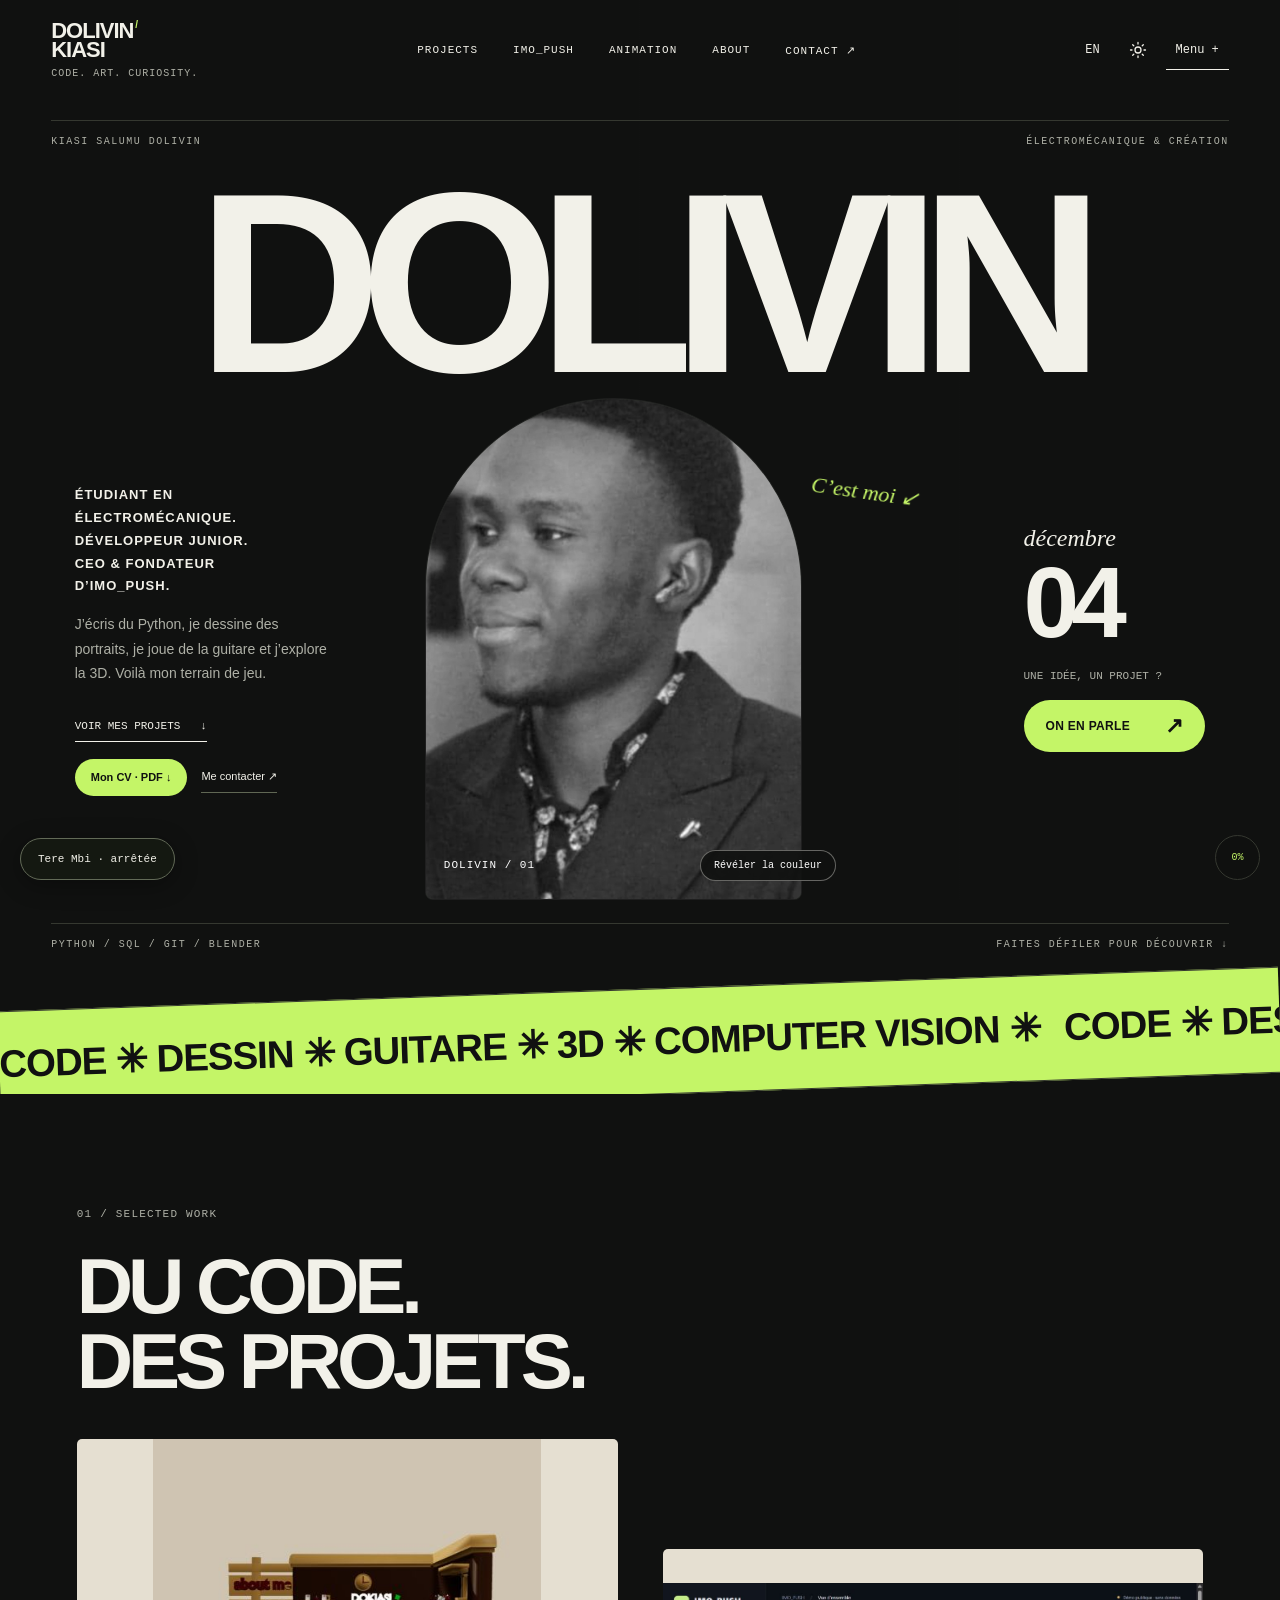
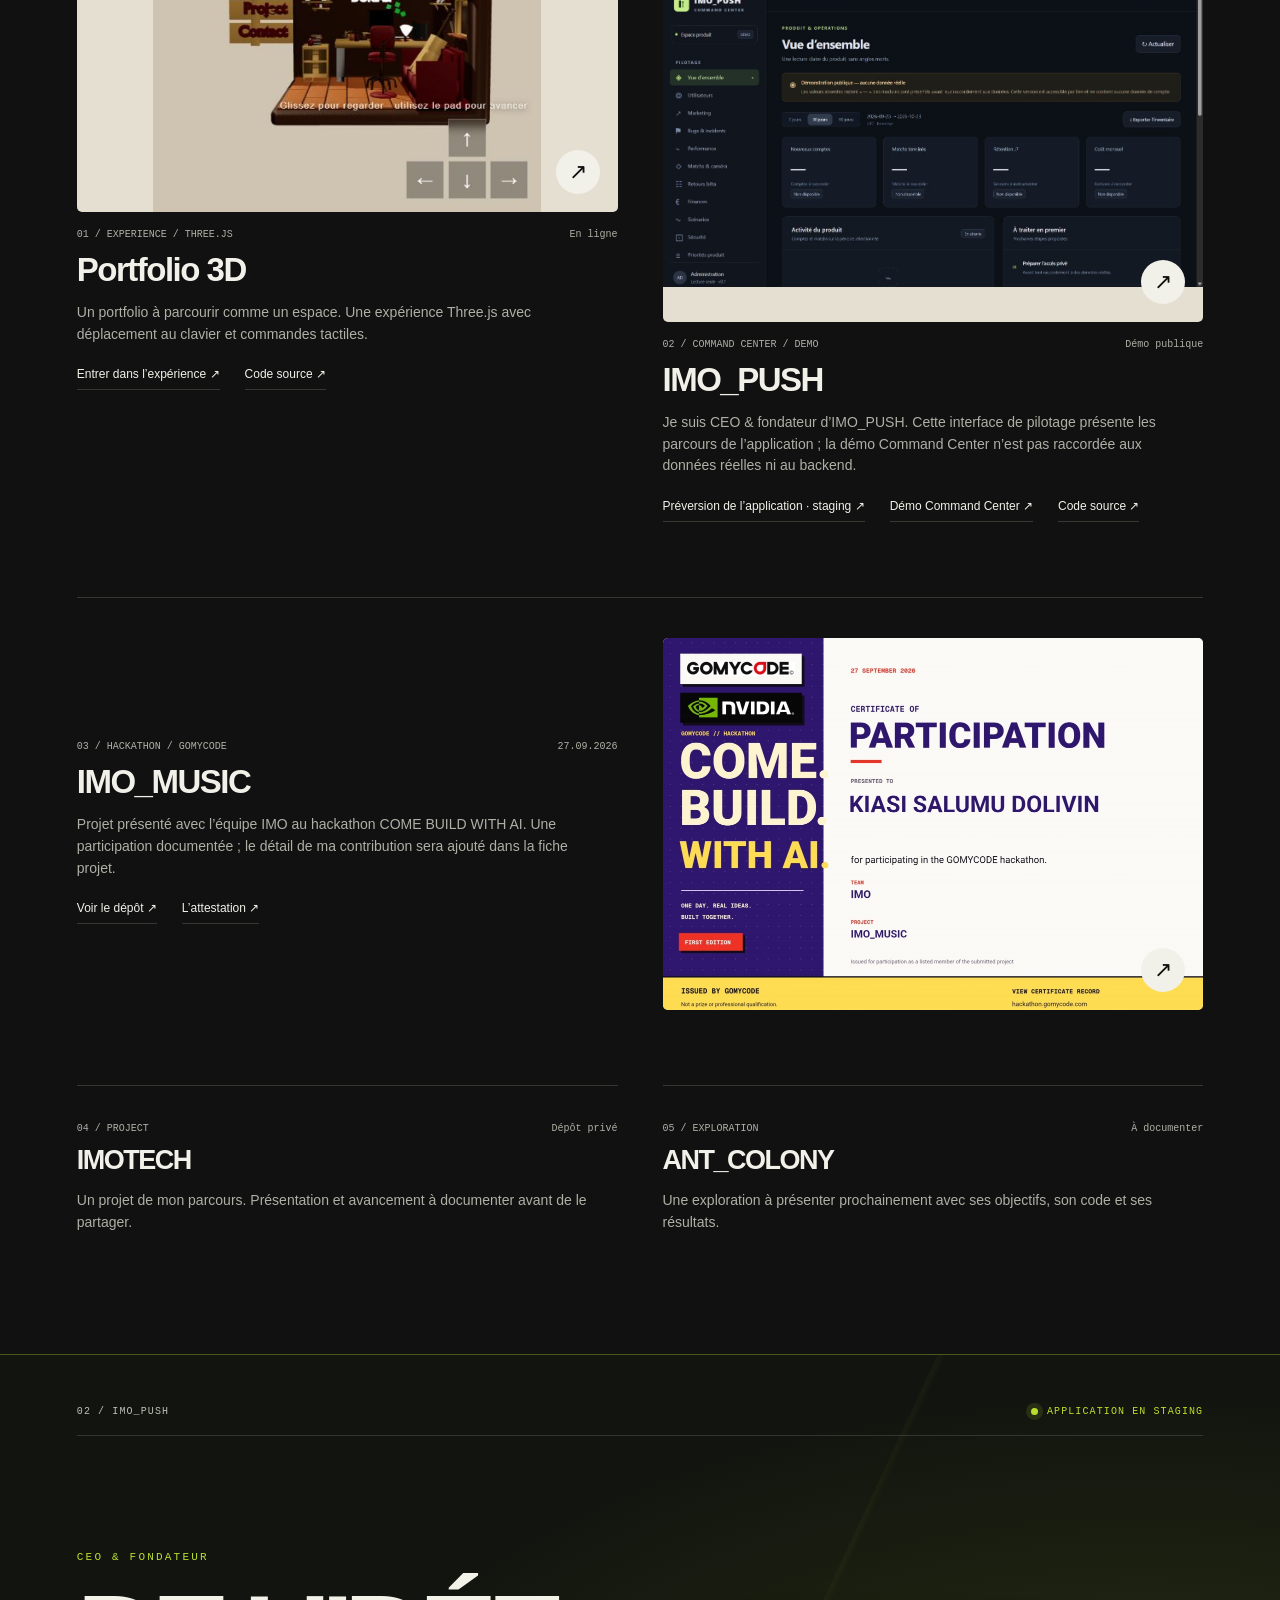
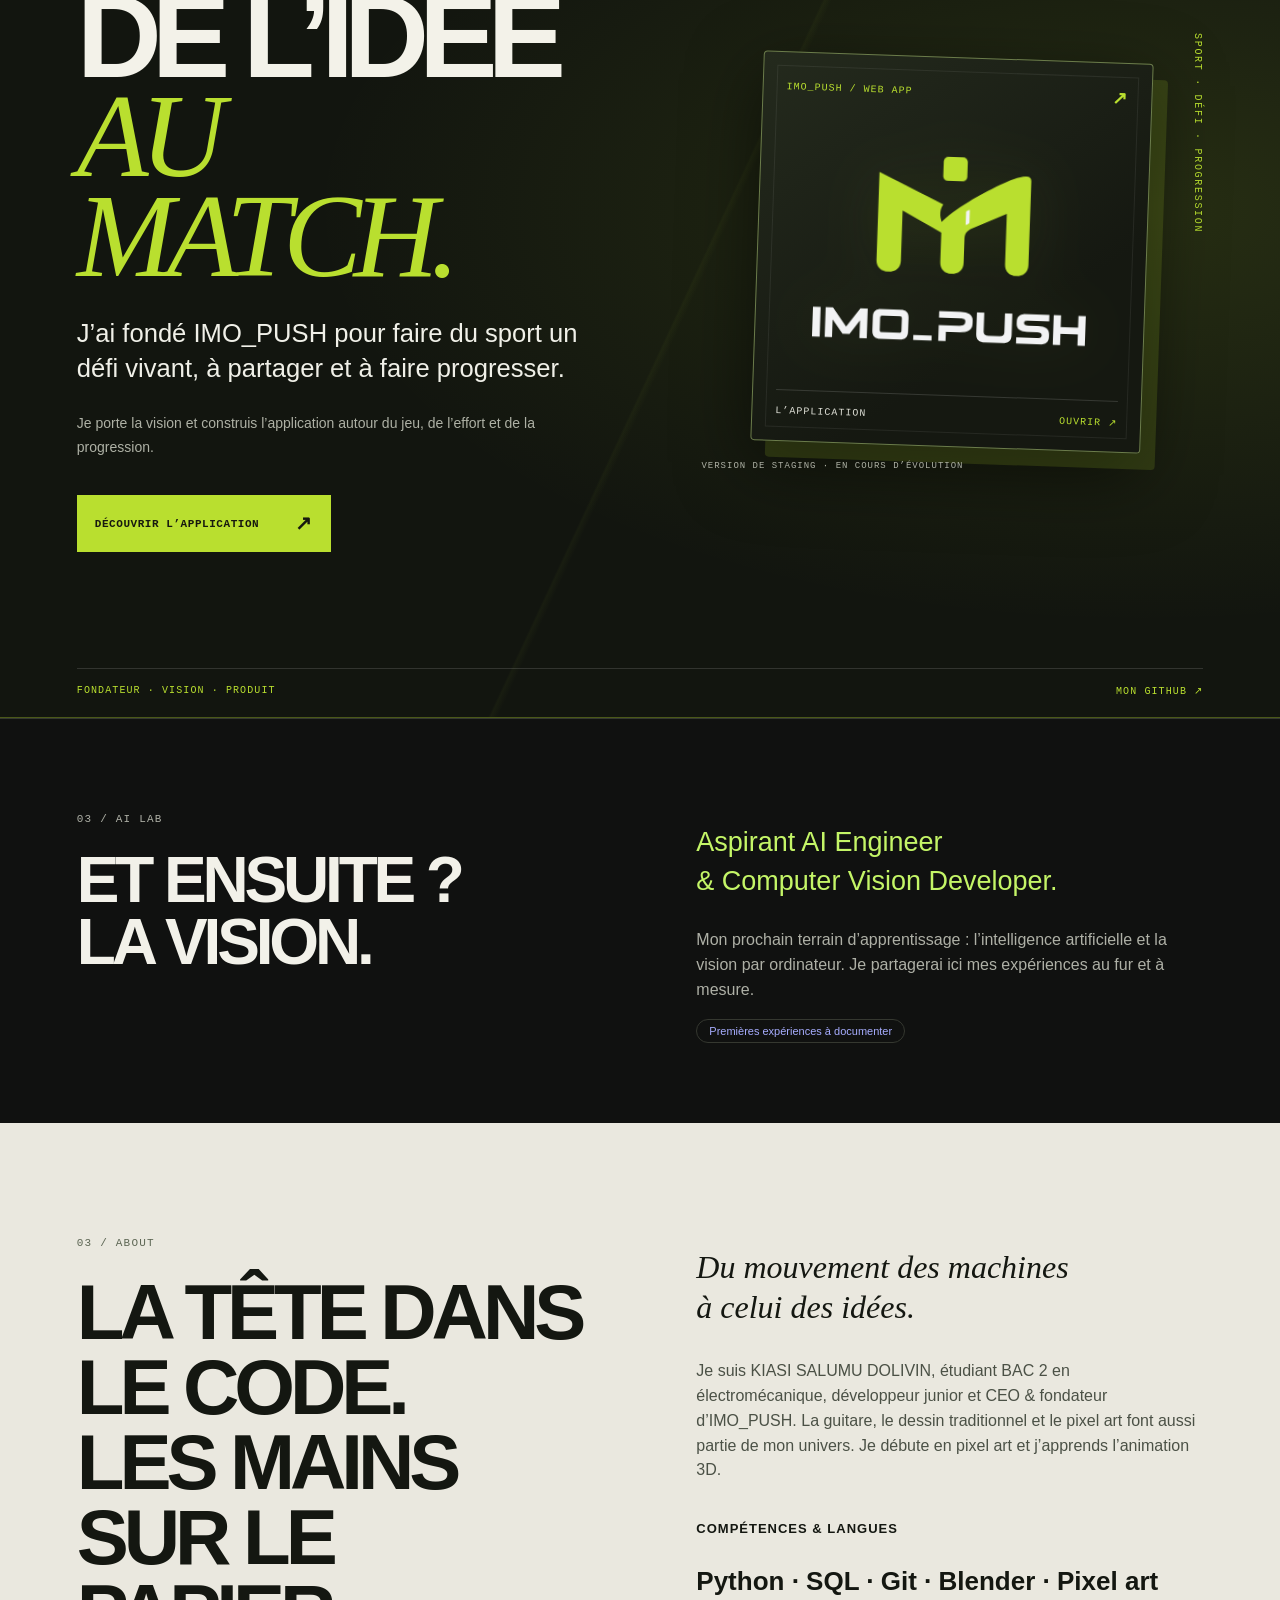
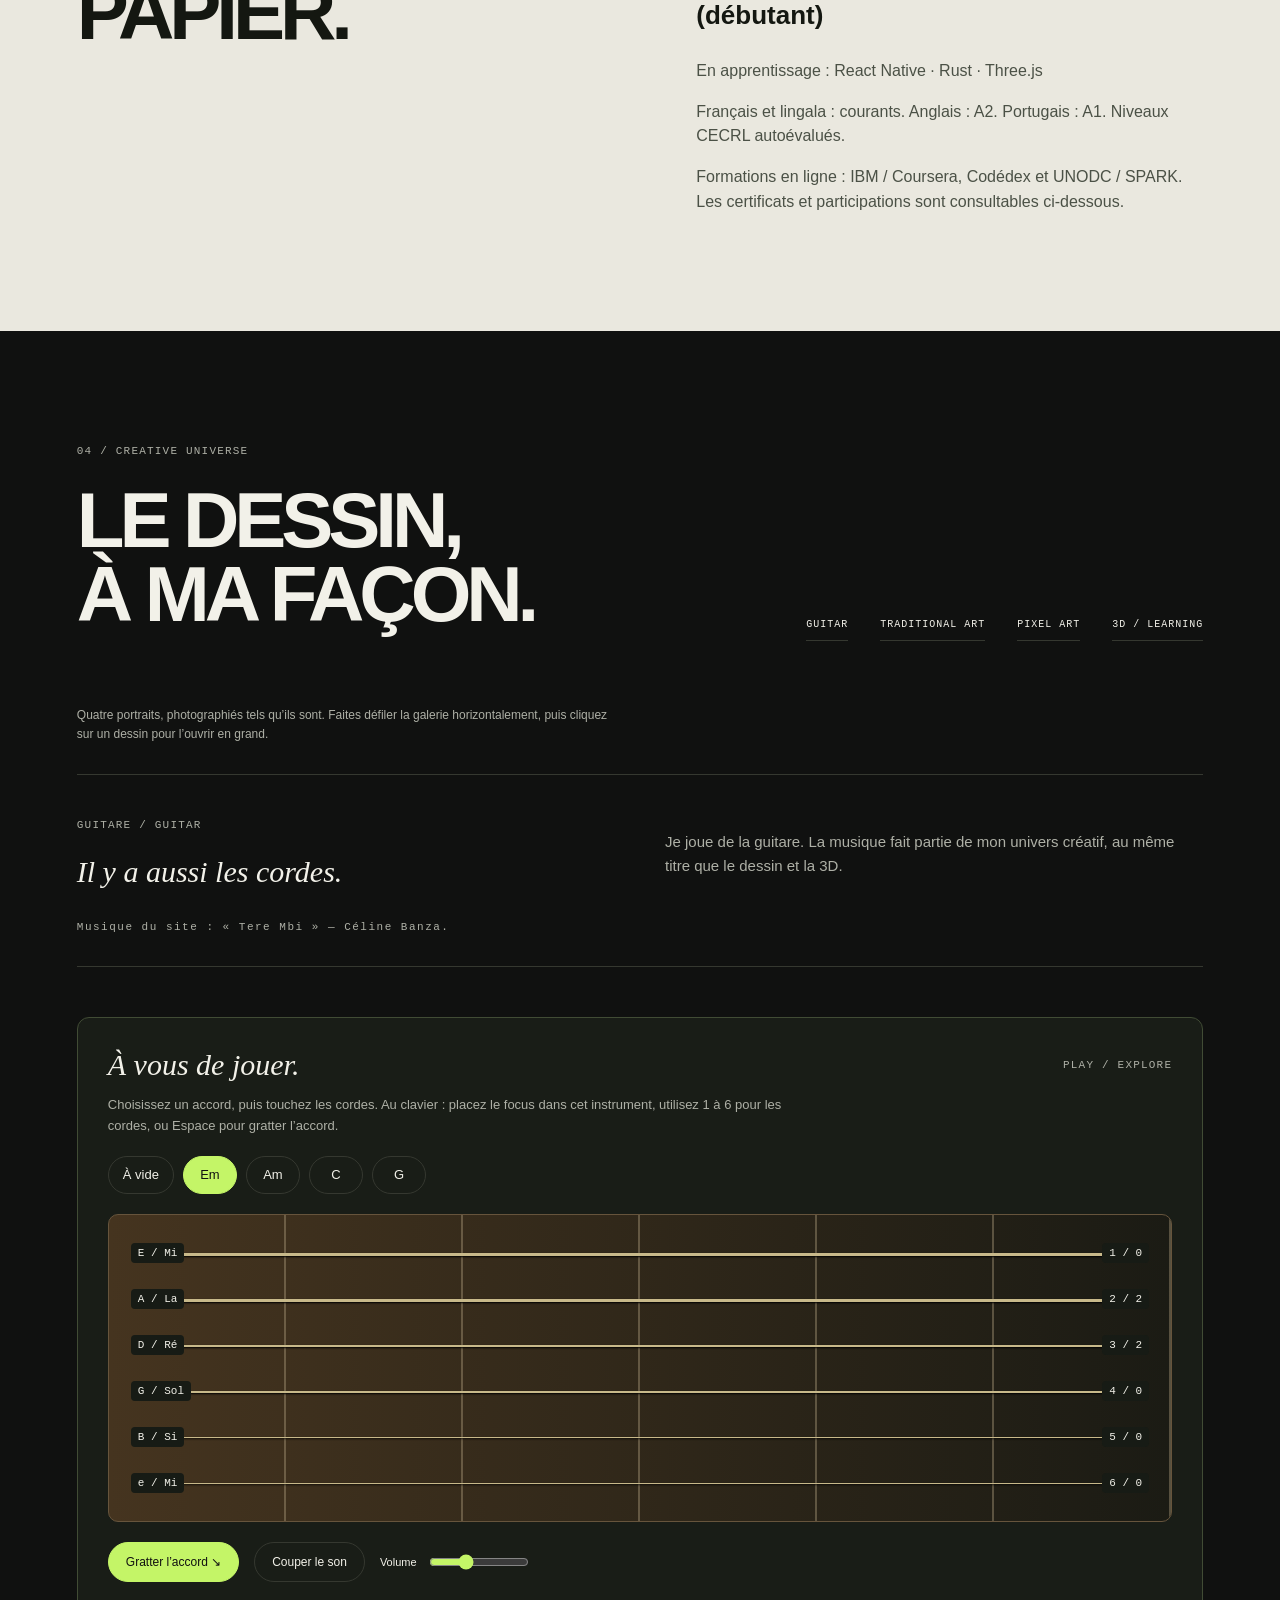
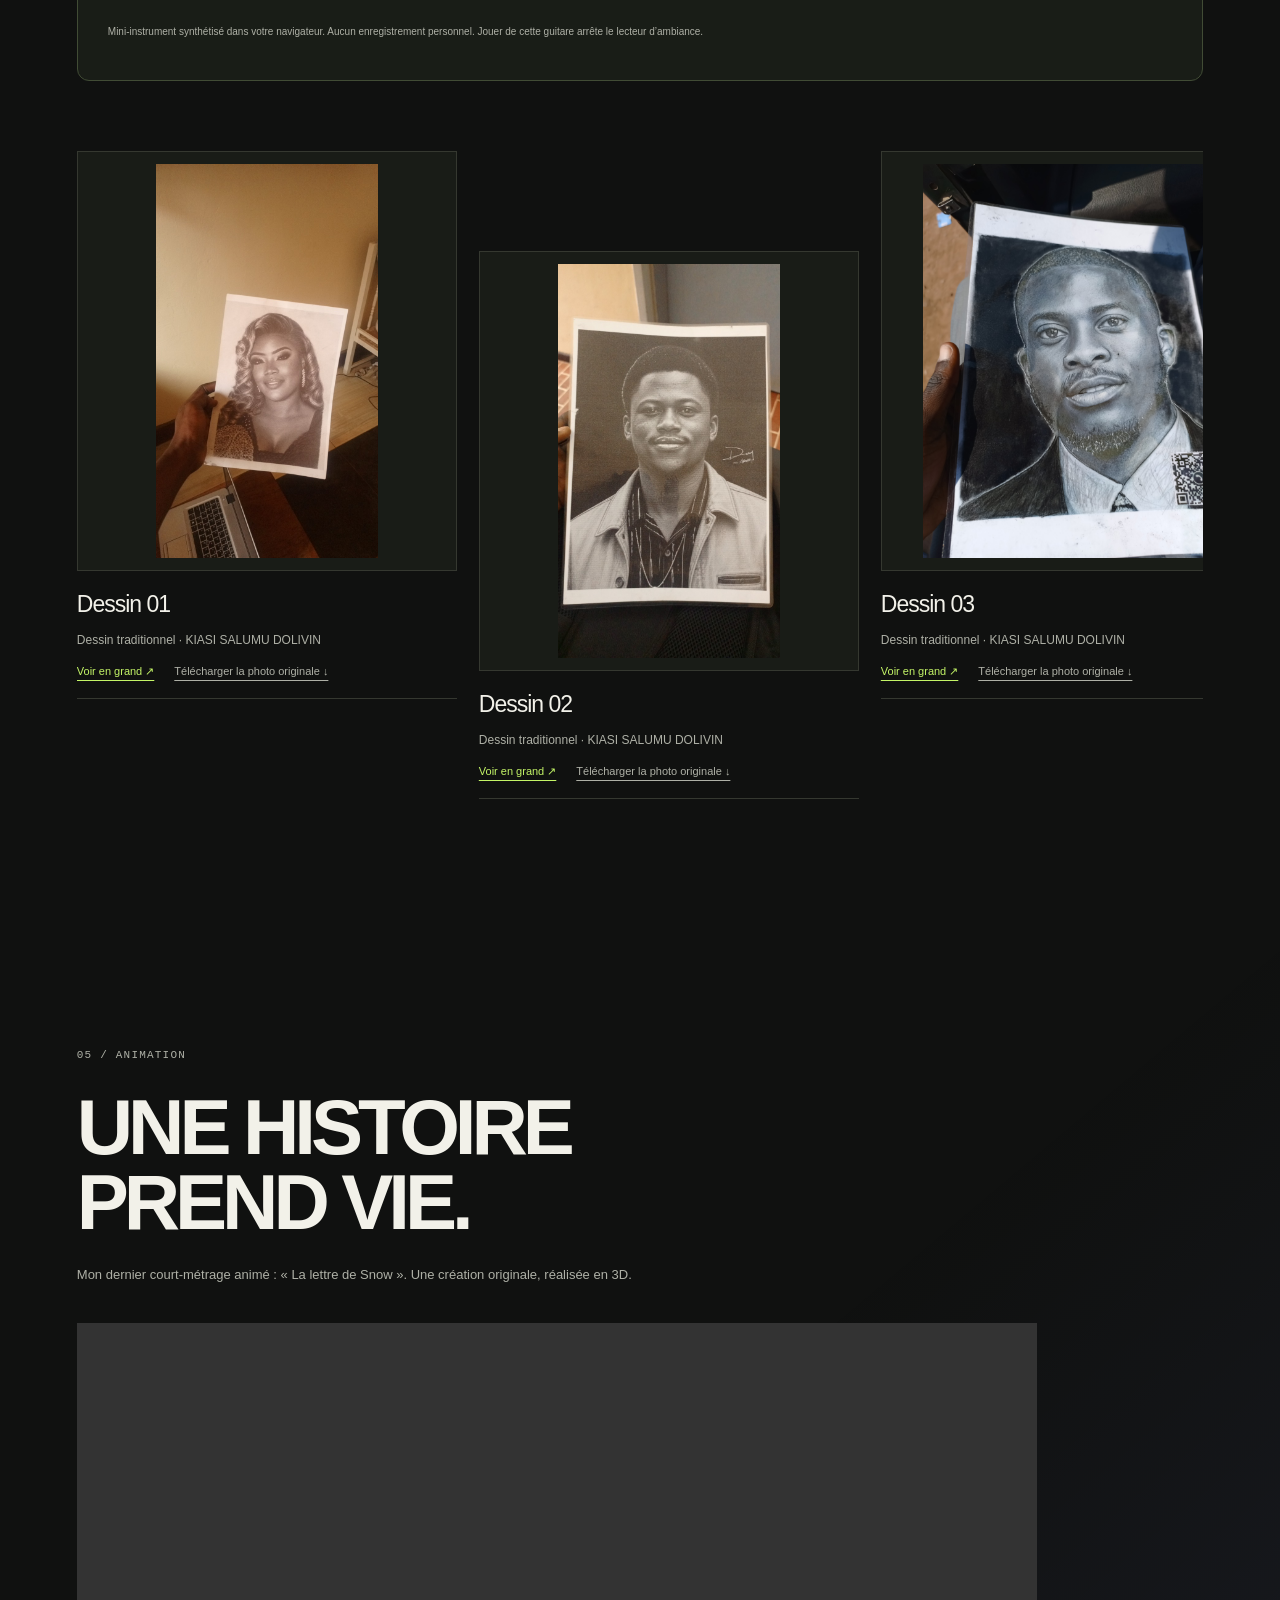
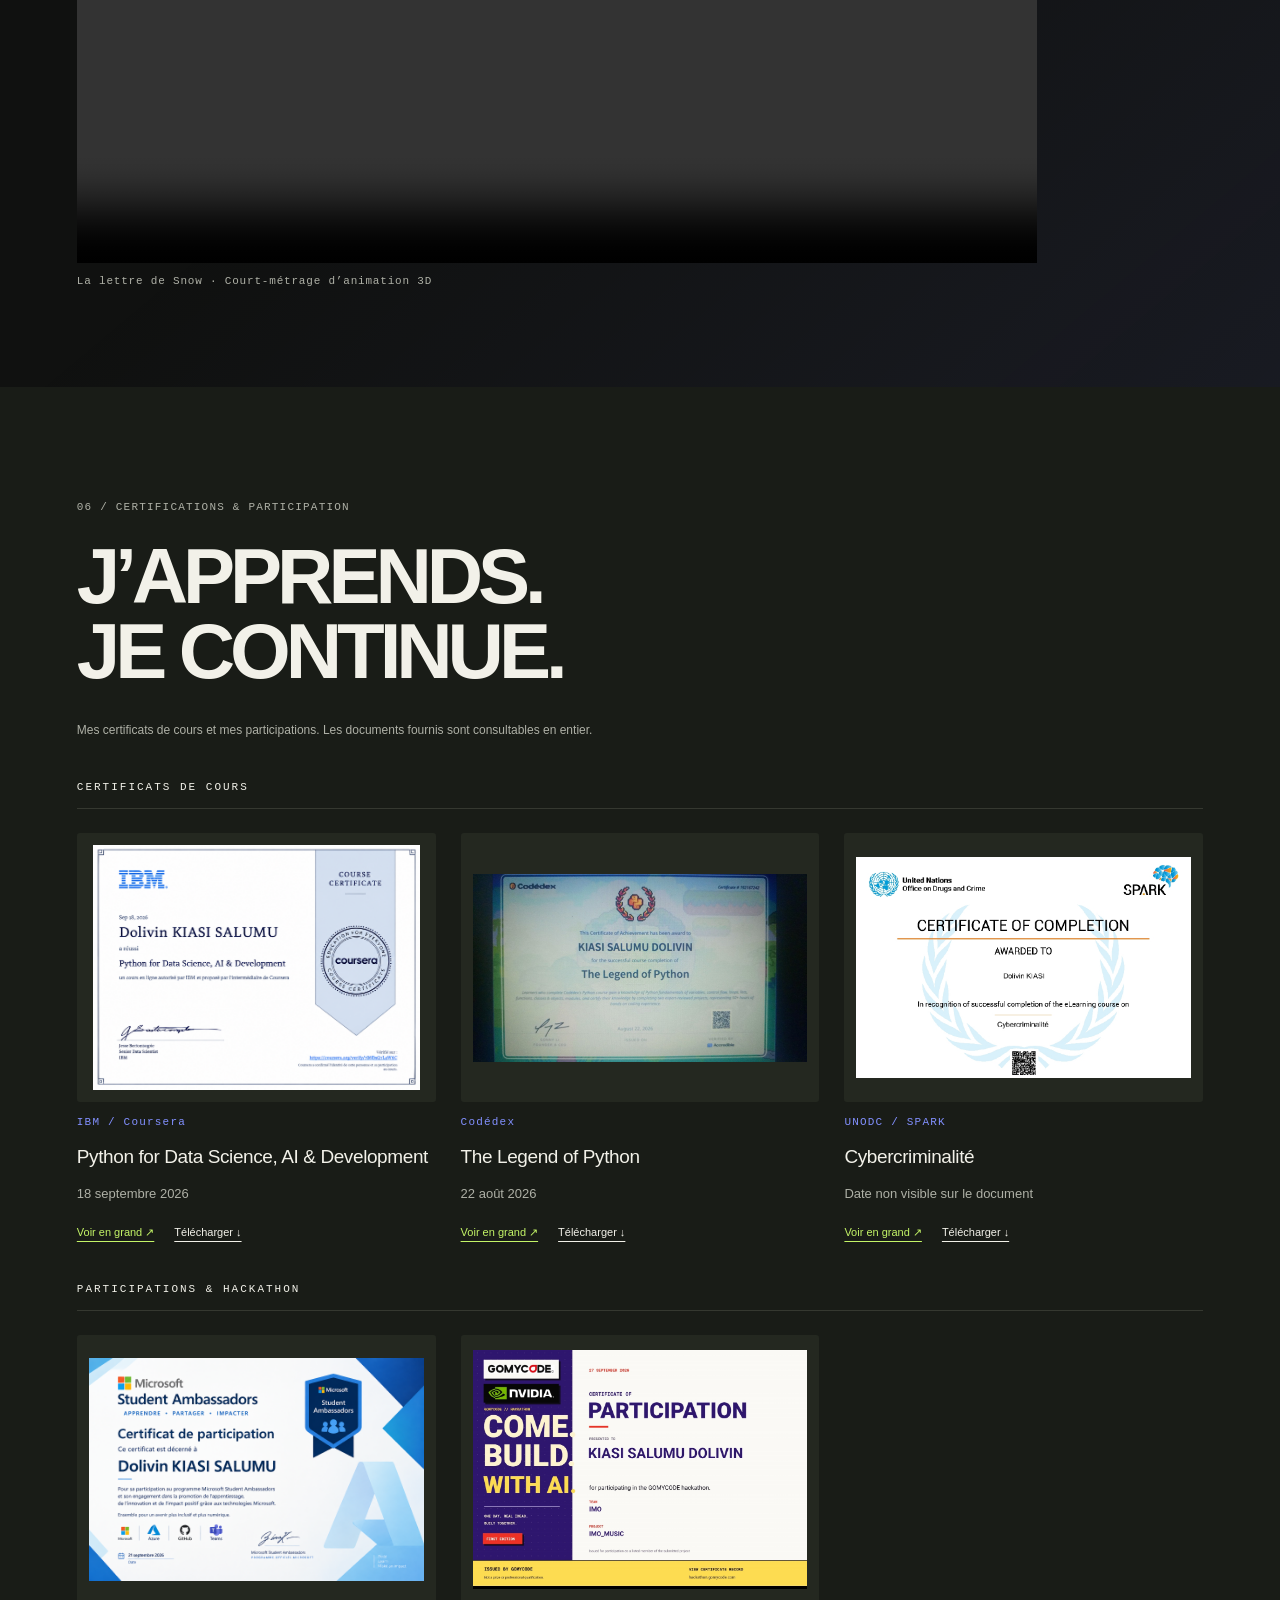
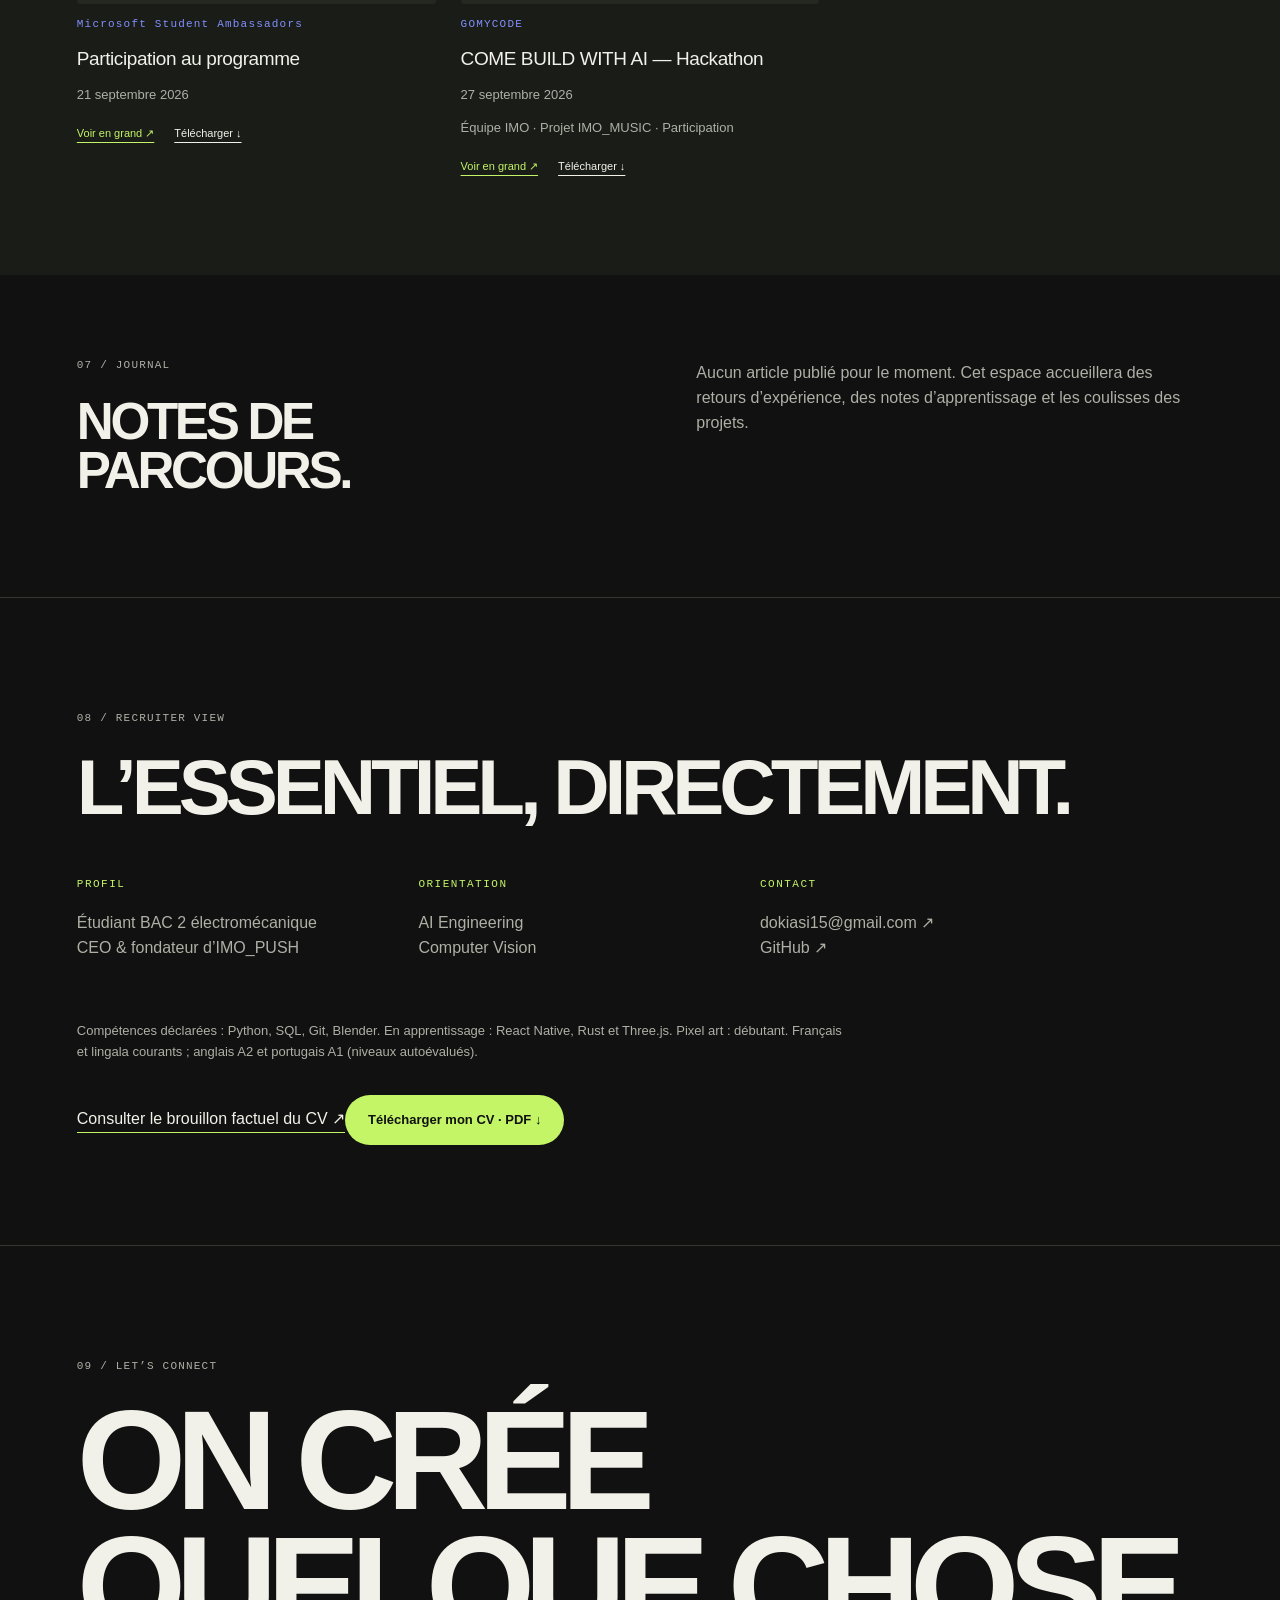
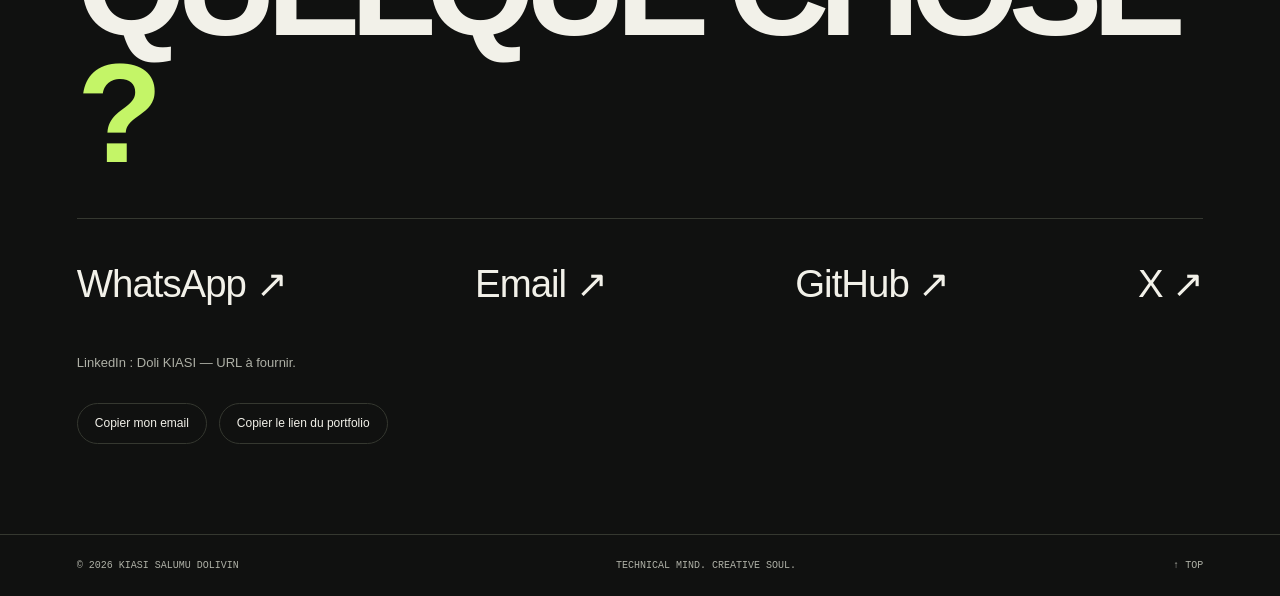
<file: index.html>
<!doctype html>
<html lang="fr"><head><meta charset="utf-8"><meta name="viewport" content="width=device-width,initial-scale=1"><meta name="description" content="Portfolio de KIASI SALUMU DOLIVIN — étudiant en électromécanique, développeur junior et créatif."><title>DOLIVIN — Portfolio</title><link rel="stylesheet" href="style.css"><link rel="stylesheet" href="project-links.css"><link rel="stylesheet" href="portrait.css"><link rel="stylesheet" href="certifications.css"><link rel="stylesheet" href="art.css"><link rel="stylesheet" href="editorial.css?v=4"><link rel="stylesheet" href="music-cv.css?v=2"><link rel="stylesheet" href="extras.css?v=1"><link rel="stylesheet" href="guitar.css?v=6"></head>
<body><a class="skip" href="#main">Aller au contenu / Skip to content</a><header><a class="brand" href="#home">DOLIVIN<span> /</span><br>KIASI<em>CODE. ART. CURIOSITY.</em></a><nav aria-label="Navigation principale"><a href="#projects">Projects</a><a href="#founder" data-fr="IMO_PUSH" data-en="IMO_PUSH">IMO_PUSH</a><a href="#animation" data-fr="Animation" data-en="Animation">Animation</a><a href="#about">About</a><a href="#contact">Contact ↗</a></nav><div class="tools"><button id="lang" aria-label="Switch to English">EN</button><button id="theme-toggle" type="button" aria-label="Passer au thème clair" title="Changer de thème"></button><button id="menu" aria-expanded="false" aria-controls="allnav">Menu +</button></div></header>
<nav id="allnav" hidden aria-label="Toutes les rubriques"><a href="#home">Home</a><a href="#projects">Projects</a><a href="#founder" data-fr="IMO_PUSH / Fondateur" data-en="IMO_PUSH / Founder">IMO_PUSH / Fondateur</a><a href="#animation" data-fr="Animation" data-en="Animation">Animation</a><a href="#ai">AI Lab</a><a href="#about">About</a><a href="#creative">Creative Universe</a><a href="#certifications">Certifications</a><a href="#journal">Journal</a><a href="#contact">Contact</a><a href="#recruiter">Recruiter View</a></nav>
<main id="main"><section id="home" class="hero"><div class="hero-topline"><span>KIASI SALUMU DOLIVIN</span><span data-fr="ÉLECTROMÉCANIQUE & CRÉATION" data-en="ELECTROMECHANICS & CREATION"></span></div><h1>DOLIVIN</h1><div class="hero-stage"><div class="hero-manifesto"><p class="role" data-fr="Étudiant en électromécanique.<br>Développeur junior.<br>CEO & fondateur d’IMO_PUSH." data-en="Electromechanics student.<br>Junior developer.<br>CEO & founder of IMO_PUSH."></p><p data-fr="J’écris du Python, je dessine des portraits et j’explore la 3D. Voilà mon terrain de jeu." data-en="I write Python, draw portraits and explore 3D. Welcome to my playground."></p><a class="mini-link" href="#projects" data-fr="VOIR MES PROJETS <span>↓</span>" data-en="EXPLORE MY WORK <span>↓</span>"></a></div><figure class="portrait"><span class="portrait-scribble" aria-hidden="true">C’est moi ↙</span><a class="portrait-frame" href="portrait-original.jpg" target="_blank" rel="noopener noreferrer" aria-label="Portrait original de KIASI SALUMU DOLIVIN"><img src="portrait-cinematique.jpg" alt="KIASI SALUMU DOLIVIN en veste sombre." width="924" height="1232" fetchpriority="high" decoding="async"></a><figcaption><span class="portrait-label">DOLIVIN / 01</span><button id="portrait-toggle" type="button" aria-pressed="false">Révéler la couleur</button></figcaption></figure><div class="hero-connect"><p class="month"></p><p class="day"></p><p class="connect-label" data-fr="UNE IDÉE, UN PROJET ?" data-en="AN IDEA, A PROJECT?"></p><a class="round-link" href="https://wa.me/243893905133"><span data-fr="ON EN PARLE" data-en="LET’S TALK"></span><b>↗</b></a></div></div><div class="hero-foot"><span>PYTHON / SQL / GIT / BLENDER</span><span data-fr="FAITES DÉFILER POUR DÉCOUVRIR ↓" data-en="SCROLL TO EXPLORE ↓"></span></div><div class="ribbon" aria-hidden="true"><div class="ribbon-track"><span>CODE ✳ DESSIN ✳ GUITARE ✳ 3D ✳ COMPUTER VISION ✳ </span><span>CODE ✳ DESSIN ✳ GUITARE ✳ 3D ✳ COMPUTER VISION ✳ </span><span>CODE ✳ DESSIN ✳ GUITARE ✳ 3D ✳ COMPUTER VISION ✳ </span><span>CODE ✳ DESSIN ✳ GUITARE ✳ 3D ✳ COMPUTER VISION ✳ </span></div></div></section>
<section id="projects"><div class="section-head"><p class="eyebrow">01 / SELECTED WORK</p><h2 data-fr="DU CODE.<br>DES PROJETS." data-en="SOME CODE.<br>SOME WORK."></h2></div><p class="note" data-fr="Les projets ci-dessous ont été déclarés par leur auteur. Leur avancement, les technologies utilisées et les livrables restent à confirmer." data-en="The projects below were reported by their author. Progress, technologies and deliverables still need confirmation."></p><div id="project-list"></div></section>
<section id="founder" class="founder-section"><div class="founder-topline"><span class="founder-index">02 / IMO_PUSH</span><span class="founder-status"><i aria-hidden="true"></i><span data-fr="APPLICATION EN STAGING" data-en="APPLICATION IN STAGING">APPLICATION EN STAGING</span></span></div><div class="founder-layout"><div class="founder-copy"><p class="founder-role" data-fr="CEO & FONDATEUR" data-en="CEO & FOUNDER">CEO & FONDATEUR</p><h2 data-fr="De l’idée<br><em>au match.</em>" data-en="From idea<br><em>to match.</em>">De l’idée<br><em>au match.</em></h2><p class="founder-lead" data-fr="J’ai fondé IMO_PUSH pour faire du sport un défi vivant, à partager et à faire progresser." data-en="I founded IMO_PUSH to make sport a living challenge: something to share and grow through.">J’ai fondé IMO_PUSH pour faire du sport un défi vivant, à partager et à faire progresser.</p><p class="founder-copy-small" data-fr="Je porte la vision et construis l’application autour du jeu, de l’effort et de la progression." data-en="I lead the vision and build the app around play, effort and progress.">Je porte la vision et construis l’application autour du jeu, de l’effort et de la progression.</p><a class="founder-app-link" href="https://imo-push-staging.pages.dev/" target="_blank" rel="noopener noreferrer"><span data-fr="DÉCOUVRIR L’APPLICATION" data-en="EXPLORE THE APP">DÉCOUVRIR L’APPLICATION</span><b aria-hidden="true">↗</b></a></div><div class="founder-app-wrap"><span class="founder-orbit-label" aria-hidden="true">SPORT · DÉFI · PROGRESSION</span><a class="founder-app-card" href="https://imo-push-staging.pages.dev/" target="_blank" rel="noopener noreferrer" aria-label="Ouvrir l’application IMO_PUSH"><span class="founder-app-top"><span>IMO_PUSH / WEB APP</span><b aria-hidden="true">↗</b></span><img class="founder-app-logo" src="imo-push-logo.svg" alt="Logo officiel de l’application IMO_PUSH"><span class="founder-app-bottom"><span data-fr="L’APPLICATION" data-en="THE APP">L’APPLICATION</span><span data-fr="OUVRIR ↗" data-en="OPEN ↗">OUVRIR ↗</span></span></a><span class="founder-app-note" data-fr="VERSION DE STAGING · EN COURS D’ÉVOLUTION" data-en="STAGING VERSION · IN DEVELOPMENT">VERSION DE STAGING · EN COURS D’ÉVOLUTION</span></div></div><div class="founder-bottomline"><span data-fr="FONDATEUR · VISION · PRODUIT" data-en="FOUNDER · VISION · PRODUCT">FONDATEUR · VISION · PRODUIT</span><a href="https://github.com/dokiasi15-lgtm" target="_blank" rel="noopener noreferrer" data-fr="MON GITHUB ↗" data-en="MY GITHUB ↗">MON GITHUB ↗</a></div></section><section id="ai" class="split"><div><p class="eyebrow">03 / AI LAB</p><h2 data-fr="ET ENSUITE ?<br>LA VISION." data-en="WHAT’S NEXT?<br>VISION."></h2></div><div><p class="large" data-fr="Aspirant AI Engineer<br>& Computer Vision Developer." data-en="Aspiring AI Engineer<br>& Computer Vision Developer."></p><p data-fr="Mon prochain terrain d’apprentissage : l’intelligence artificielle et la vision par ordinateur. Je partagerai ici mes expériences au fur et à mesure." data-en="My next learning ground: artificial intelligence and computer vision. I will share my experiments here as they develop."></p><span class="tag" data-fr="Premières expériences à documenter" data-en="First experiments to document"></span></div></section>
<section id="about" class="split"><div><p class="eyebrow">03 / ABOUT</p><h2 data-fr="LA TÊTE DANS<br>LE CODE.<br>LES MAINS<br>SUR LE PAPIER." data-en="A MIND<br>FOR CODE.<br>A HAND<br>FOR DRAWING."></h2></div><div><p class="large" data-fr="Du mouvement des machines<br>à celui des idées." data-en="From the motion of machines<br>to the motion of ideas."></p><p data-fr="Je suis KIASI SALUMU DOLIVIN, étudiant BAC 2 en électromécanique, développeur junior et CEO & fondateur d’IMO_PUSH. La guitare, le dessin traditionnel et le pixel art font aussi partie de mon univers. Je débute en pixel art et j’apprends l’animation 3D." data-en="I’m KIASI SALUMU DOLIVIN, a second-year electromechanics student, junior developer, and CEO & founder of IMO_PUSH. Guitar, traditional drawing, and pixel art are part of my world. I’m a beginner in pixel art and learning 3D animation."></p></div></section>
<section id="creative"><p class="eyebrow">04 / CREATIVE UNIVERSE</p><h2 data-fr="LE DESSIN,<br>À MA FAÇON." data-en="DRAWING.<br>MY WAY."></h2><div class="disciplines"><span>GUITAR</span><span>TRADITIONAL ART</span><span>PIXEL ART</span><span>3D / LEARNING</span></div><p class="note" data-fr="La galerie sera ouverte à réception des œuvres originales. Aucun visuel de substitution n’est présenté." data-en="The gallery will open once original works are available. No substitute visuals are displayed."></p><div id="gallery"></div></section>
<section id="animation" class="animation-section"><div class="section-head"><p class="eyebrow">05 / ANIMATION</p><h2 data-fr="Une histoire<br>prend vie." data-en="A story<br>comes to life."></h2></div><p class="note" data-fr="Mon dernier court-métrage animé : « La lettre de Snow ». Une création originale, réalisée en 3D." data-en="My latest animated short: “Snow’s Letter.” An original 3D creation."></p><figure class="animation-film"><video controls preload="metadata" playsinline><source src="animation/La_lettre_de_Snow_2min.mp4" type="video/mp4">Ton navigateur ne prend pas en charge la lecture vidéo.</video><figcaption data-fr="La lettre de Snow · Court-métrage d’animation 3D" data-en="Snow’s Letter · 3D animated short"></figcaption></figure></section>
<section id="certifications"><p class="eyebrow">06 / CERTIFICATIONS & PARTICIPATION</p><h2 data-fr="J’APPRENDS.<br>JE CONTINUE." data-en="LEARNING.<br>STILL GOING."></h2><p class="note" data-fr="Titres communiqués par l’auteur ; fichiers originaux indisponibles dans cette session. Les dates, identifiants et justificatifs restent à intégrer." data-en="Titles supplied by the author; original files are unavailable in this session. Dates, credentials and supporting documents remain to be added."></p><ul class="credentials"><li><span>IBM</span>Python for Data Science, AI & Development</li><li><span>CODÉDEX</span>Legend of Python</li><li><span>UNODC / SPARK</span><span data-fr="Cybercriminalité" data-en="Cybercrime"></span></li><li><span>MICROSOFT STUDENT AMBASSADORS</span><span data-fr="Participation" data-en="Participation"></span></li><li><span>GOMYCODE</span>COME BUILD WITH AI — <span data-fr="participation" data-en="participation"></span></li></ul></section>
<section id="journal" class="split"><div><p class="eyebrow">07 / JOURNAL</p><h2 data-fr="Notes de parcours." data-en="Notes along the way."></h2></div><p data-fr="Aucun article publié pour le moment. Cet espace accueillera des retours d’expérience, des notes d’apprentissage et les coulisses des projets." data-en="No articles published yet. This space will hold project reflections, learning notes and behind-the-scenes updates."></p></section>
<section id="recruiter" class="recruiter"><p class="eyebrow">08 / RECRUITER VIEW</p><h2 data-fr="L’essentiel, directement." data-en="The essentials, directly."></h2><div class="summary"><div><small data-fr="PROFIL" data-en="PROFILE"></small><p data-fr="Étudiant BAC 2 électromécanique<br>CEO & fondateur d’IMO_PUSH" data-en="Second-year electromechanics student<br>CEO & founder of IMO_PUSH"></p></div><div><small data-fr="ORIENTATION" data-en="DIRECTION"></small><p>AI Engineering<br>Computer Vision</p></div><div><small>CONTACT</small><p><a href="mailto:dokiasi15@gmail.com">dokiasi15@gmail.com ↗</a><br><a href="https://github.com/dokiasi15-lgtm">GitHub ↗</a></p></div></div><p class="note" data-fr="CV final en attente : établissement, dates de formation, localisation, compétences et niveaux vérifiables, rôle et état de chaque projet, langues et disponibilités." data-en="Final CV pending: school, education dates, location, verified skills and proficiency, project roles and status, languages and availability."></p><a class="text-link" href="CV-brouillon.html" data-fr="Consulter le brouillon factuel du CV ↗" data-en="View the factual CV draft ↗"></a></section>
<section id="contact"><p class="eyebrow">09 / LET’S CONNECT</p><h2 data-fr="ON CRÉE<br>QUELQUE CHOSE<span> ?</span>" data-en="LET’S BUILD<br>SOMETHING<span>.</span>"></h2><div class="contact-links"><a href="https://wa.me/243893905133">WhatsApp ↗</a><a href="mailto:dokiasi15@gmail.com">Email ↗</a><a href="https://github.com/dokiasi15-lgtm" target="_blank" rel="noopener noreferrer">GitHub ↗</a><a href="https://x.com/KiasiJohn61874" target="_blank" rel="noopener noreferrer">X ↗</a></div><p class="note" data-fr="LinkedIn : Doli KIASI — URL à fournir." data-en="LinkedIn: Doli KIASI — URL pending."></p></section></main><footer><span>© 2026 KIASI SALUMU DOLIVIN</span><span>TECHNICAL MIND. CREATIVE SOUL.</span><a href="#home">↑ TOP</a></footer><script defer src="app.js"></script><script defer src="project-links.js"></script><script defer src="portrait.js"></script><script defer src="certifications.js"></script><script defer src="art.js"></script><script defer src="profile.js?v=2"></script><div class="scroll-indicator" aria-hidden="true">0%</div><script defer src="editorial.js?v=5"></script><script defer src="music-cv.js?v=7"></script><script defer src="extras.js?v=3"></script><script defer src="guitar.js?v=1"></script></body></html>
</file>
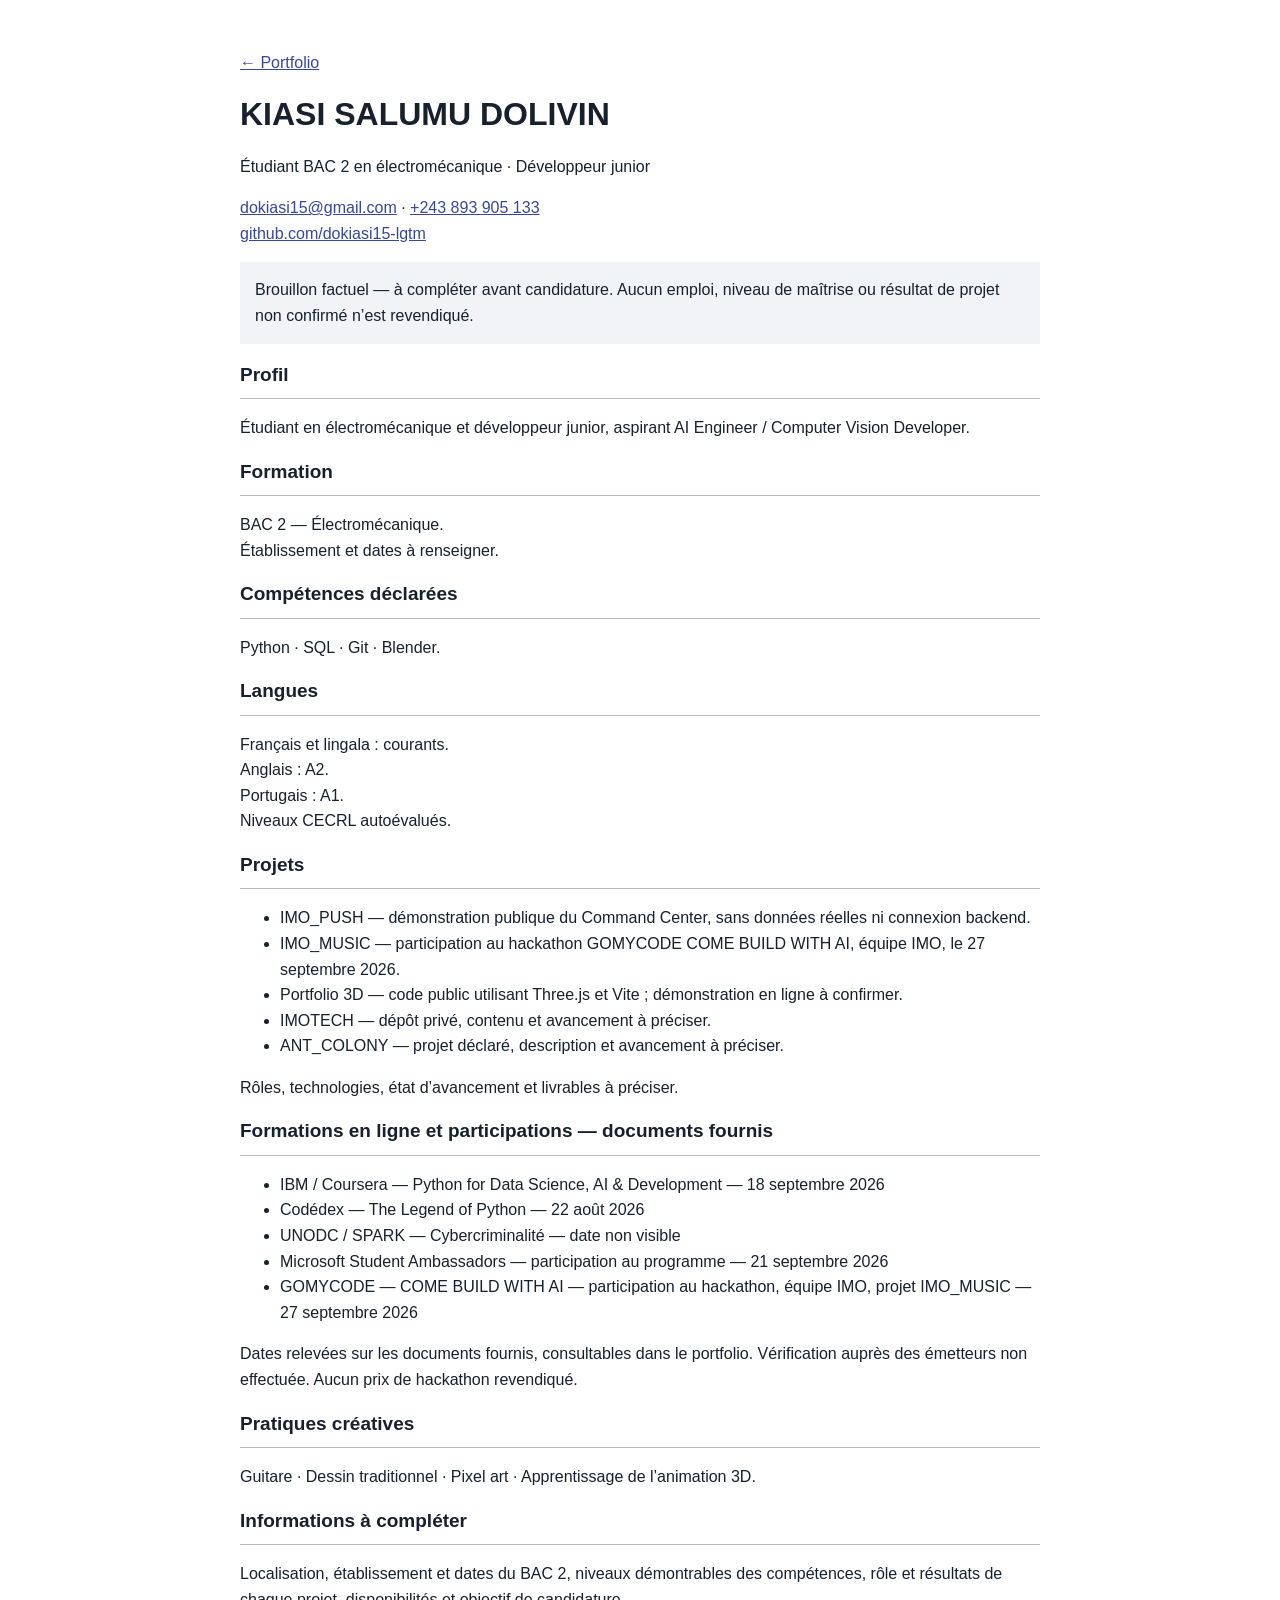
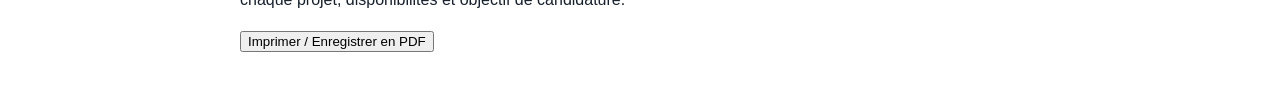
<file: CV-brouillon.html>
<!doctype html><html lang="fr"><meta charset="utf-8"><meta name="viewport" content="width=device-width,initial-scale=1"><title>CV — KIASI SALUMU DOLIVIN — brouillon</title><style>body{font:16px/1.6 Arial,sans-serif;max-width:800px;margin:50px auto;padding:0 25px;color:#17202d}h1{line-height:1.1}h2{font-size:19px;border-bottom:1px solid #bbb;padding-bottom:8px}a{color:#3547a0}.note{padding:15px;background:#f1f3f6}@media print{button,.back{display:none}body{margin:0;font-size:11pt}}</style><a class="back" href="index.html#recruiter">← Portfolio</a><h1>KIASI SALUMU DOLIVIN</h1><p>Étudiant BAC 2 en électromécanique · Développeur junior</p><p><a href="mailto:dokiasi15@gmail.com">dokiasi15@gmail.com</a> · <a href="https://wa.me/243893905133">+243 893 905 133</a><br><a href="https://github.com/dokiasi15-lgtm">github.com/dokiasi15-lgtm</a></p><p class="note">Brouillon factuel — à compléter avant candidature. Aucun emploi, niveau de maîtrise ou résultat de projet non confirmé n’est revendiqué.</p><h2>Profil</h2><p>Étudiant en électromécanique et développeur junior, aspirant AI Engineer / Computer Vision Developer.</p><h2>Formation</h2><p>BAC 2 — Électromécanique.<br>Établissement et dates à renseigner.</p><h2>Compétences déclarées</h2><p>Python · SQL · Git · Blender.</p><h2>Langues</h2><p>Français et lingala : courants.<br>Anglais : A2.<br>Portugais : A1.<br>Niveaux CECRL autoévalués.</p><h2>Projets</h2><ul><li>IMO_PUSH — démonstration publique du Command Center, sans données réelles ni connexion backend.</li><li>IMO_MUSIC — participation au hackathon GOMYCODE COME BUILD WITH AI, équipe IMO, le 27 septembre 2026.</li><li>Portfolio 3D — code public utilisant Three.js et Vite ; démonstration en ligne à confirmer.</li><li>IMOTECH — dépôt privé, contenu et avancement à préciser.</li><li>ANT_COLONY — projet déclaré, description et avancement à préciser.</li></ul><p>Rôles, technologies, état d’avancement et livrables à préciser.</p><h2>Formations en ligne et participations — documents fournis</h2><ul><li>IBM / Coursera — Python for Data Science, AI & Development — 18 septembre 2026</li><li>Codédex — The Legend of Python — 22 août 2026</li><li>UNODC / SPARK — Cybercriminalité — date non visible</li><li>Microsoft Student Ambassadors — participation au programme — 21 septembre 2026</li><li>GOMYCODE — COME BUILD WITH AI — participation au hackathon, équipe IMO, projet IMO_MUSIC — 27 septembre 2026</li></ul><p>Dates relevées sur les documents fournis, consultables dans le portfolio. Vérification auprès des émetteurs non effectuée. Aucun prix de hackathon revendiqué.</p><h2>Pratiques créatives</h2><p>Guitare · Dessin traditionnel · Pixel art · Apprentissage de l’animation 3D.</p><h2>Informations à compléter</h2><p>Localisation, établissement et dates du BAC 2, niveaux démontrables des compétences, rôle et résultats de chaque projet, disponibilités et objectif de candidature.</p><button onclick="window.print()">Imprimer / Enregistrer en PDF</button></html>
</file>
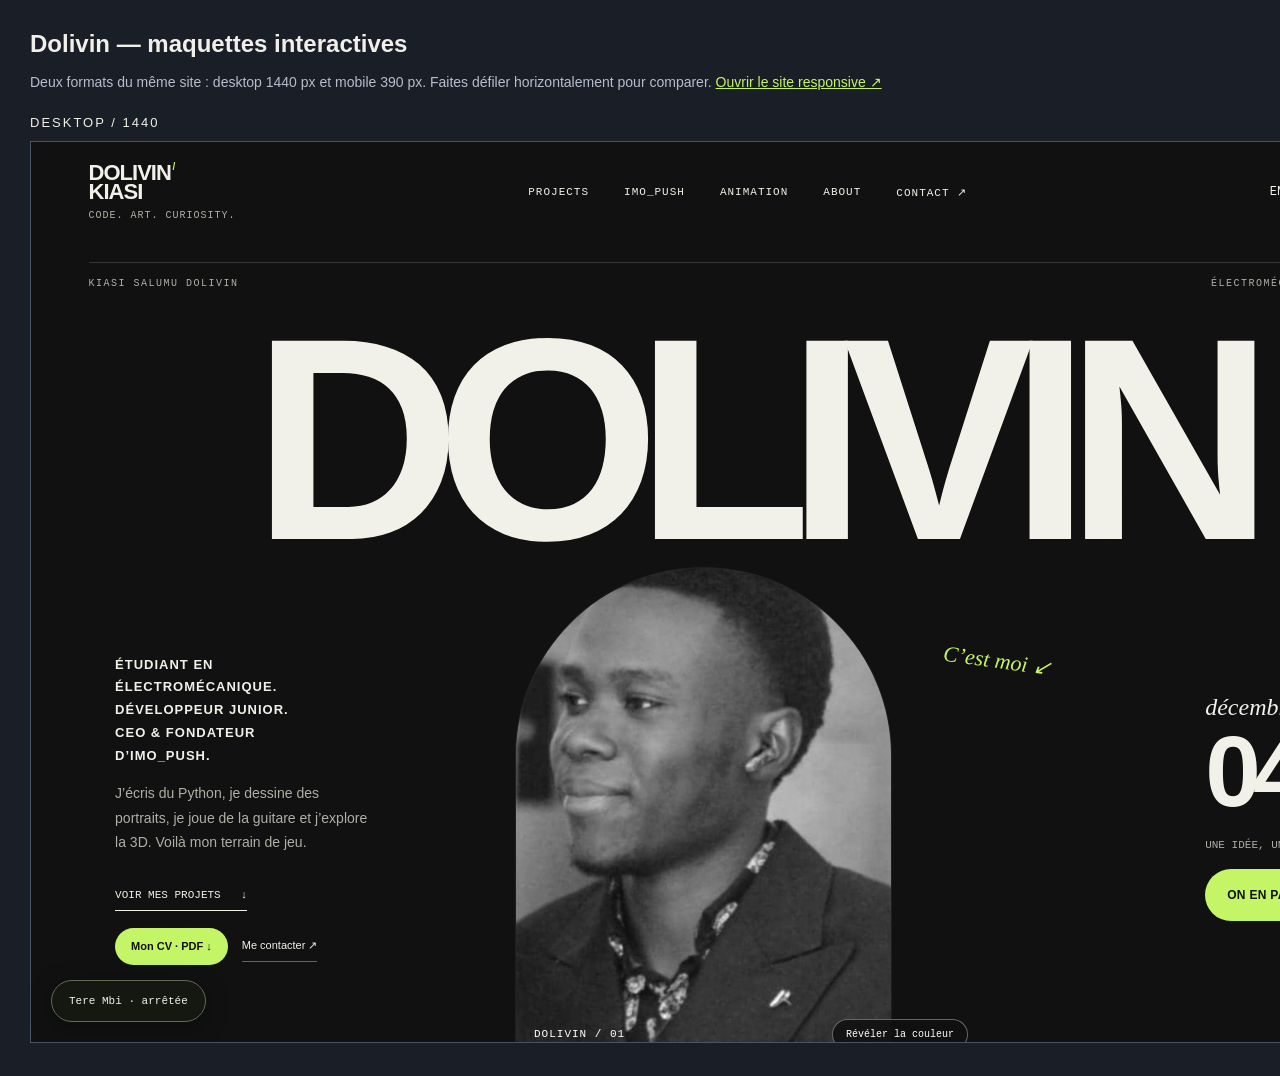
<file: maquettes.html>
<!doctype html><html lang="fr"><meta charset="utf-8"><meta name="viewport" content="width=device-width,initial-scale=1"><title>Maquettes desktop et mobile — Dolivin</title><style>body{background:#191e27;color:#f0f0e9;font:14px Arial;margin:30px}h1{font-size:24px}p{color:#b6becb}.views{display:flex;gap:30px;align-items:start;width:max-content}iframe{border:1px solid #4a5363;background:#0b0e13;height:900px}h2{font-size:13px;font-weight:normal;letter-spacing:2px}a{color:#c4f567}</style><h1>Dolivin — maquettes interactives</h1><p>Deux formats du même site : desktop 1440 px et mobile 390 px. Faites défiler horizontalement pour comparer. <a href="index.html">Ouvrir le site responsive ↗</a></p><div class="views"><div><h2>DESKTOP / 1440</h2><iframe title="Maquette desktop" src="index.html" width="1440"></iframe></div><div><h2>MOBILE / 390</h2><iframe title="Maquette mobile" src="index.html" width="390"></iframe></div></div></html>
</file>
<file: style.css>
:root{--bg:#0B0E13;--ink:#f0f0e9;--lime:#C4F567;--purple:#8290FF;--muted:#a4aab6;--line:#30353e}*{box-sizing:border-box}html{scroll-behavior:smooth;scroll-padding-top:100px}body{margin:0;background:var(--bg);color:var(--ink);font:16px/1.65 Arial,Helvetica,sans-serif}a{color:inherit;text-decoration:none}button{font:inherit;color:inherit;background:transparent;border:1px solid var(--line);padding:8px 14px;cursor:pointer}button:hover,a:hover{color:var(--lime)}:focus-visible{outline:2px solid var(--lime);outline-offset:6px}.skip{position:fixed;top:-100px;background:var(--lime);color:var(--bg);z-index:9;padding:12px}.skip:focus{top:0}header{height:88px;display:flex;align-items:center;justify-content:space-between;margin:0 5%;border-bottom:1px solid var(--line)}.brand{font-size:23px;font-weight:900;letter-spacing:-1px}.brand span{color:var(--lime);font-size:13px;vertical-align:top;margin-left:4px}header nav,.tools{display:flex;gap:30px}.tools{gap:8px}header nav{font-size:13px}#allnav{position:absolute;right:5%;top:80px;background:#161b24;border:1px solid var(--line);padding:25px;z-index:5;min-width:240px}#allnav a{display:block;padding:8px}main{max-width:1440px;margin:auto}section{padding:95px 5%;border-bottom:1px solid var(--line);scroll-margin-top:25px}.hero{padding-top:42px;padding-bottom:28px;min-height:680px}.eyebrow,small{font:11px/1.7 'Courier New',monospace;letter-spacing:1.5px}.eyebrow{display:flex;align-items:center;gap:10px;color:var(--muted)}.dot{width:7px;height:7px;background:var(--lime);border-radius:50%}.edition{margin-left:auto}.intro{margin:85px 0 22px;font:12px 'Courier New',monospace;letter-spacing:3px}h1{font-size:clamp(48px,6.7vw,98px);line-height:1.04;font-weight:500;letter-spacing:-5px;margin:0 0 40px}h1::first-line{color:var(--ink)}h2{font-size:clamp(35px,4vw,60px);font-weight:500;line-height:1.12;letter-spacing:-2px;margin:22px 0 32px}h2 span{color:var(--lime)}p{color:var(--muted);max-width:660px}.hero-bottom{display:flex;align-items:center;justify-content:space-between;gap:40px}.hero-bottom p{max-width:490px;font-size:15px}.cta{background:var(--lime);color:var(--bg);padding:16px 24px;font-size:14px;white-space:nowrap}.cta:hover{background:#d8ff99;color:var(--bg)}.hero-foot{display:flex;justify-content:space-between;margin-top:65px;font:10px 'Courier New',monospace;letter-spacing:1.5px;color:var(--muted)}.section-head{display:flex;align-items:start;justify-content:space-between}.section-head h2{width:64%;margin-top:0}.note{font-size:13px;max-width:770px}.project{border-top:1px solid var(--line)}.project:last-child{border-bottom:1px solid var(--line)}.project summary{cursor:pointer;list-style:none;display:grid;grid-template-columns:60px 1fr auto 30px;gap:20px;align-items:center;padding:27px 0}.project summary::-webkit-details-marker{display:none}.number{font:12px 'Courier New',monospace;color:var(--muted)}.project h3{font-size:29px;font-weight:500;letter-spacing:-1px;margin:0}.tag{border:1px solid var(--line);border-radius:30px;padding:5px 12px;font-size:11px;color:var(--purple)}.project-body{padding:0 30px 25px 80px;max-width:800px}.project[open] .plus{transform:rotate(45deg)}.plus{font-size:25px;color:var(--lime)}#project-list{margin-top:35px}.split{display:grid;grid-template-columns:1fr 1fr;gap:70px}.large{font-size:25px;line-height:1.45;color:var(--ink);margin-top:24px}.disciplines{display:flex;flex-wrap:wrap;gap:12px;margin:40px 0}.disciplines span{padding:12px 20px;border:1px solid var(--line);font:11px 'Courier New',monospace;letter-spacing:1px}.credentials{list-style:none;padding:0;margin:40px 0 0}.credentials li{padding:22px 0;border-top:1px solid var(--line);display:grid;grid-template-columns:36% 1fr}.credentials li>span:first-child{font:11px/1.7 'Courier New',monospace;color:var(--muted)}.summary{display:grid;grid-template-columns:1fr 1fr 1.4fr;gap:25px;margin:45px 0}.summary small{color:var(--purple)}.text-link{display:inline-block;border-bottom:1px solid var(--lime);margin-top:15px}.recruiter{background:#11161e}#contact h2{font-size:clamp(55px,7vw,100px)}.contact-links{display:flex;gap:45px;font-size:20px;margin:40px 0}footer{padding:30px 5%;display:flex;justify-content:space-between;font:10px 'Courier New',monospace;color:var(--muted);gap:25px}#gallery img{width:100%;height:auto;object-fit:contain}#gallery figure{margin:25px 0}#gallery figcaption{color:var(--muted)}@media(min-width:900px){.hero{perspective:1200px}.cta{transition:transform .2s}.cta:hover{transform:translateY(-3px) rotateX(5deg)}}@media(max-width:700px){header{height:74px}header nav{display:none}.brand{font-size:21px}section{padding:64px 6%}.hero{padding-top:28px;min-height:660px}.eyebrow{font-size:9px;letter-spacing:1px}.edition{display:none}.intro{margin-top:70px;font-size:10px;letter-spacing:2px}h1{font-size:54px;letter-spacing:-2.7px;margin-bottom:25px}.hero-bottom{display:block}.hero-bottom p{font-size:15px}.cta{display:inline-block;margin-top:18px}.hero-foot{margin-top:60px;font-size:8px;gap:30px}.section-head,.split{display:block}.section-head h2{width:auto;margin-top:24px}h2{letter-spacing:-1.5px}.project summary{grid-template-columns:24px 1fr 22px;gap:12px;padding:24px 0}.project summary .tag{grid-column:2;grid-row:2;justify-self:start}.project summary .plus{grid-column:3;grid-row:1}.project h3{font-size:25px}.project-body{padding:0 0 20px 36px}.credentials li{grid-template-columns:1fr;gap:8px}.summary{grid-template-columns:1fr}.contact-links{gap:24px;font-size:18px}footer{flex-wrap:wrap}.disciplines{gap:8px}.disciplines span{padding:10px;font-size:10px}}@media(prefers-reduced-motion:reduce){html{scroll-behavior:auto}*{transition:none!important}}
body{transition:background-color .25s,color .25s}
body.light{--bg:#f5f3ec;--ink:#202331;--lime:#5d4bb1;--purple:#6352ac;--muted:#666a78;--line:#d8d7df}
body.light #allnav{background:#fff;border-color:var(--line);box-shadow:0 18px 45px #26233d1a}
body.light .recruiter{background:#eeedf3}
#theme-toggle{width:40px;height:40px;padding:9px;display:grid;place-items:center}
#theme-toggle svg{width:18px;height:18px;fill:none;stroke:currentColor;stroke-width:1.7;stroke-linecap:round;stroke-linejoin:round}
#theme-toggle:hover{color:var(--lime)}
.animation-section{background:linear-gradient(140deg,transparent 50%,rgba(130,144,255,.08))}
.animation-film{margin:38px 0 0}
.animation-film video{display:block;width:min(100%,960px);max-height:76vh;aspect-ratio:16/9;background:#111;object-fit:contain}
.animation-film figcaption{margin-top:12px;color:var(--muted);font:11px 'Courier New',monospace;letter-spacing:.8px}
#gallery{display:flex;gap:22px;overflow-x:auto;overscroll-behavior-x:contain;padding:8px 0 24px;scroll-snap-type:x mandatory}
#gallery figure{flex:0 0 min(380px,78vw);margin:12px 0;scroll-snap-align:start}
#gallery .art-frame{display:block;height:420px;padding:12px;border:1px solid var(--line);background:rgba(255,255,255,.035)}
#gallery img{width:100%;height:100%;object-fit:contain}
#gallery figcaption{padding-top:12px}
@media(max-width:700px){#theme-toggle{width:38px;height:38px}.animation-film video{aspect-ratio:4/3}#gallery figure{flex-basis:84vw}#gallery .art-frame{height:360px}}
</file>
<file: project-links.css>
.project-actions{display:flex;gap:12px;flex-wrap:wrap;padding:0 0 25px 80px}.project-actions a{border:1px solid #C4F567;color:#C4F567;padding:10px 16px;font-size:13px}.project-actions a:hover{background:#C4F567;color:#0B0E13}@media(max-width:700px){.project-actions{padding-left:36px}.project-actions a{font-size:12px}}
</file>
<file: portrait.css>
.hero{display:grid;grid-template-columns:minmax(0,1fr) minmax(260px,32%);column-gap:5%;align-items:start}.hero>.eyebrow,.hero>.hero-foot{grid-column:1/-1}.hero>.intro,.hero>h1,.hero>.hero-bottom{grid-column:1}.hero>.intro{margin-top:60px}.hero>h1{font-size:clamp(45px,5.3vw,76px);letter-spacing:-3px}.hero>.hero-bottom{display:block}.hero .cta{display:inline-block;margin-top:12px}.portrait{grid-column:2;grid-row:2/5;margin:45px 0 0;min-width:0}.portrait-frame{display:block;overflow:hidden;background:#11161e;border:1px solid #30353e}.portrait img{display:block;width:100%;height:auto;filter:grayscale(1);transition:filter .45s ease}.portrait.is-color img{filter:grayscale(0)}.portrait figcaption{display:flex;justify-content:space-between;gap:12px;align-items:center;margin-top:12px}.portrait-label{font:10px/1.6 'Courier New',monospace;color:#a4aab6;letter-spacing:1px}.portrait button{font-size:11px;border-color:#8290FF;white-space:nowrap}.portrait-original{display:inline-block;font-size:11px;color:#a4aab6;margin-top:12px;text-decoration:underline}@media(hover:hover) and (pointer:fine){.portrait-frame:hover img{filter:grayscale(0)}}@media(max-width:700px){.hero{display:flex;flex-direction:column;min-height:0}.hero>.eyebrow{width:100%}.hero>.intro{margin-top:50px}.hero>h1{font-size:clamp(42px,11vw,65px);letter-spacing:-2px}.hero>.portrait{order:1;width:100%;max-width:420px;align-self:center;margin-top:38px}.hero>.hero-foot{order:2;width:100%;margin-top:35px}.portrait-frame{max-height:none}.portrait img{width:100%;height:auto}}@media(prefers-reduced-motion:reduce){.portrait img{transition:none}}
/* Présentation nettoyée par CSS ; le fichier photo original reste inchangé. */
.portrait-frame{position:relative;display:block;overflow:hidden;aspect-ratio:3/4;max-height:640px;background:radial-gradient(ellipse at 52% 36%,#51536b 0,#171a22 53%,#0b0e13 100%);border:1px solid #30353e;box-shadow:0 22px 64px rgba(0,0,0,.28);isolation:isolate}
.portrait-frame::after{content:"";position:absolute;inset:0;z-index:1;pointer-events:none;opacity:0;background:radial-gradient(ellipse at 22% 20%,rgba(255,225,185,.18),transparent 43%),linear-gradient(145deg,rgba(255,238,213,.08),transparent 50%),linear-gradient(0deg,rgba(5,8,15,.22),transparent 55%);transition:opacity .45s ease}
.portrait img{display:block;width:100%;height:100%;object-fit:cover;object-position:center 28%;filter:grayscale(1) contrast(1.03);transition:filter .45s ease,transform .7s ease}
.portrait.is-color img{filter:grayscale(0) saturate(.92) contrast(1.05) brightness(1.02);transform:scale(1.012)}
.portrait.is-color .portrait-frame::after{opacity:1}
@media(hover:hover) and (pointer:fine){.portrait-frame:hover img{filter:grayscale(1) contrast(1.03)}.portrait.is-color .portrait-frame:hover img{filter:grayscale(0) saturate(.92) contrast(1.05) brightness(1.02)}}
@media(max-width:700px){.portrait-frame{max-height:640px}.portrait img{width:100%;height:100%}}
@media(prefers-reduced-motion:reduce){.portrait img,.portrait-frame::after{transition:none}}
</file>
<file: certifications.css>
.certificate-group{margin-top:42px}.certificate-group>h3{font-size:22px;font-weight:500;margin-bottom:24px}.certificate-grid{display:grid;grid-template-columns:repeat(2,minmax(0,1fr));gap:28px}.certificate{border:1px solid #30353e;padding:20px;min-width:0}.certificate>a:first-child{display:flex;align-items:center;justify-content:center;background:#151a23;aspect-ratio:4/3}.certificate img{width:100%;height:100%;max-height:350px;object-fit:contain;display:block}.certificate h4{font-size:20px;font-weight:500;line-height:1.4;margin:12px 0}.certificate p{font-size:13px}.certificate .eyebrow{color:#8290ff;font-size:11px}.certificate-actions{display:flex;flex-wrap:wrap;gap:20px;margin-top:20px;font-size:13px}.certificate-actions a{text-decoration:underline;text-underline-offset:5px}.certificate-actions a:first-child{color:#C4F567}@media(max-width:700px){.certificate-grid{grid-template-columns:1fr}.certificate{padding:15px}.certificate h4{font-size:19px}}
</file>
<file: art.css>
#gallery{display:grid;grid-template-columns:repeat(2,minmax(0,1fr));gap:32px;margin-top:38px}#gallery figure{margin:0;min-width:0}#gallery .art-frame{display:flex;align-items:center;justify-content:center;background:#11161e;border:1px solid #30353e;padding:12px}#gallery .art-frame img{width:100%;height:auto;object-fit:contain;display:block;filter:none;transform:none}#gallery figcaption{padding:18px 0;border-bottom:1px solid #30353e}#gallery h3{font-size:20px;font-weight:500;color:#f0f0e9;margin:0 0 6px}#gallery p{font-size:12px;margin:8px 0}#gallery .art-links{display:flex;flex-wrap:wrap;gap:20px;margin-top:14px;font-size:13px}#gallery .art-links a{text-decoration:underline;text-underline-offset:5px}#gallery .art-links a:first-child{color:#C4F567}@media(max-width:700px){#gallery{grid-template-columns:1fr;gap:28px}}
</file>
<file: editorial.css>
/* Editorial direction: type, real work, an unretouched portrait. */
:root{--bg:#101110;--ink:#f2f1e9;--muted:#aeb0a6;--line:#353830;--lime:#C4F567;--purple:#a7adff}body{font-family:Arial,Helvetica,sans-serif;line-height:1.55}body:before{content:'';position:fixed;inset:0;pointer-events:none;z-index:-1;background:repeating-linear-gradient(90deg,transparent 0,transparent calc(25% - 1px),#ffffff03 25%)}header{margin:0;padding:22px 4%;height:100px;border:0;position:relative;z-index:30}.brand{font-size:22px;letter-spacing:-1px;line-height:.88;font-weight:900}.brand span{color:var(--lime);font-size:10px;margin-left:0}.brand em{font:10px 'Courier New',monospace;font-style:normal;letter-spacing:1px;color:var(--muted);display:block;margin-top:9px}header nav{gap:35px;font:11px 'Courier New',monospace;letter-spacing:1px;text-transform:uppercase}.tools button{border:0;font:12px 'Courier New',monospace;padding:10px}.tools #menu{border-bottom:1px solid var(--ink)}main{max-width:none}section{padding:100px 6%;border:0}.eyebrow{font-size:11px;letter-spacing:1.2px;color:var(--muted)}h2{font-size:clamp(44px,6.1vw,88px);font-weight:800;letter-spacing:-.065em;text-transform:uppercase;line-height:.96}.hero{display:block;position:relative;min-height:0;padding:20px 4% 0;overflow:hidden;perspective:none}.hero-topline{display:flex;justify-content:space-between;gap:20px;font:10px 'Courier New',monospace;letter-spacing:1.5px;border-top:1px solid var(--line);padding-top:15px;color:var(--muted)}.hero>h1{font-size:clamp(100px,20vw,310px);line-height:.85;letter-spacing:-.085em;font-weight:900;margin:28px 0 0;text-align:center;color:var(--ink)}.hero-stage{display:grid;grid-template-columns:1fr 1.4fr 1fr;gap:4%;align-items:center;position:relative;padding:0 2%;margin-top:-14px;min-height:520px}.hero-manifesto{padding-bottom:10px}.hero-manifesto .role{font-size:13px;letter-spacing:1px;text-transform:uppercase;font-weight:700;color:var(--ink);max-width:230px}.hero-manifesto p{font-size:14px;max-width:260px;line-height:1.75}.hero-manifesto .mini-link{display:inline-flex;gap:20px;margin-top:20px;font:11px 'Courier New',monospace;border-bottom:1px solid var(--ink);padding-bottom:9px}.hero .portrait{margin:0;position:relative;width:100%;grid-column:auto;grid-row:auto;align-self:end;max-width:470px;justify-self:center}.hero .portrait-frame{height:500px;border:0;border-radius:220px 220px 8px 8px;position:relative;background:#33382f;box-shadow:0 0 0 1px #ffffff10}.hero .portrait img{width:100%;height:100%;object-fit:cover;object-position:50% 18%;filter:grayscale(1)}.hero .portrait.is-color img{filter:none}.hero .portrait figcaption{position:absolute;bottom:18px;left:18px;right:18px;align-items:center;z-index:2;margin:0}.hero .portrait button{background:#101110e6;border:1px solid #f2f1e960;border-radius:30px;padding:9px 13px;color:#fff;font:10px 'Courier New',monospace}.hero .portrait-label{color:white;font:11px 'Courier New',monospace}.hero .portrait-original{display:none}.portrait-scribble{position:absolute;right:-65px;top:80px;font:italic 22px Georgia,serif;transform:rotate(8deg);color:var(--lime);z-index:2}.hero-connect{justify-self:end;max-width:260px}.hero-connect .day{font-size:100px;letter-spacing:-8px;line-height:1;font-weight:800;color:var(--ink);margin:0}.hero-connect .month{font:italic 24px Georgia,serif;color:var(--ink);margin:0}.hero-connect .connect-label{font:11px 'Courier New',monospace;color:var(--muted);margin:18px 0}.round-link{display:flex;align-items:center;justify-content:space-between;gap:35px;background:var(--lime);color:#101110;padding:15px 22px;border-radius:40px;font-size:12px;font-weight:800;letter-spacing:.3px}.round-link b{font-size:22px;line-height:1}.round-link:hover{color:#101110;background:#e2ffb6}.hero-foot{margin:24px 0;padding:15px 0;border-top:1px solid var(--line);font-size:10px}.ribbon{overflow:hidden;padding:22px 0;margin:0 -4.4%;border-top:1px solid var(--line);border-bottom:1px solid var(--line);transform:rotate(-2deg);background:var(--lime);color:#111;font-weight:900;font-size:clamp(25px,3vw,42px);letter-spacing:-1px}.ribbon-track{display:flex;width:max-content;animation:ribbon 35s linear infinite}.ribbon span{white-space:nowrap;padding-right:24px}@keyframes ribbon{to{transform:translateX(-50%)}}.section-head{display:block}.section-head h2{width:auto;margin:25px 0}.section-head .eyebrow{justify-content:space-between}.work-intro{display:flex;align-items:end;justify-content:space-between;gap:30px}.work-intro h2{max-width:800px}.work-intro p{font-size:14px;max-width:250px;margin-bottom:25px}#projects>.note{display:none}#project-list{display:grid;grid-template-columns:1fr 1fr;gap:75px 45px;margin-top:40px}.work-card{min-width:0}.work-card:nth-child(2){margin-top:110px}.work-visual{display:block;overflow:hidden;background:#e5dfd1;aspect-ratio:1.45;border-radius:5px;position:relative}.work-visual img{width:100%;height:100%;object-fit:contain;transition:transform .5s}.work-visual:hover img{transform:scale(1.025)}.work-visual .open-mark{position:absolute;bottom:18px;right:18px;background:var(--ink);color:#101110;width:44px;height:44px;border-radius:50%;display:grid;place-items:center;font-size:22px}.work-meta{display:flex;justify-content:space-between;align-items:center;gap:20px;margin-top:17px;font:10px 'Courier New',monospace;color:var(--muted)}.work-card h3{font-size:33px;letter-spacing:-1.5px;margin:12px 0 8px;line-height:1.1}.work-card p{font-size:14px;max-width:520px}.work-card .work-links{display:flex;gap:25px;font-size:12px;margin-top:20px}.work-links a{border-bottom:1px solid var(--line);padding-bottom:5px}.work-card.tertiary{border-top:1px solid var(--line);padding-top:20px}.work-card.tertiary h3{font-size:27px}.work-card.music{grid-column:1/-1;display:grid;grid-template-columns:1fr 1fr;gap:45px;align-items:center;border-top:1px solid var(--line);padding-top:40px}.music img{width:100%;height:auto;display:block}.work-caption{font:10px 'Courier New',monospace;color:var(--muted);margin-top:8px}.split{grid-template-columns:1fr 1fr;gap:10%}#about{background:#eae8df;color:#141711;position:relative}#about p{color:#4b5146}#about .eyebrow{color:#5d6654}#about h2{max-width:540px}#about .large{font:italic 32px/1.25 Georgia,serif;color:#141711}#profile-skills h3{font-size:13px;text-transform:uppercase;letter-spacing:1px;margin-top:36px}#profile-skills p:first-of-type{font-size:26px;font-weight:700;line-height:1.3;color:#141711}#ai{padding-top:80px;padding-bottom:80px;border-top:1px solid var(--line)}#ai .large{font-size:27px;color:var(--lime)}#ai h2{font-size:clamp(40px,5vw,70px)}#creative{position:relative}#creative>h2{max-width:800px}#creative>.note{max-width:550px;font-size:12px}.disciplines{justify-content:flex-end;margin-top:-55px;margin-bottom:65px}.disciplines span{border:0;border-bottom:1px solid var(--line);padding:10px 0;margin-left:20px;font-size:10px}#gallery{gap:55px 65px;align-items:start;margin-top:50px}#gallery figure:nth-child(2n){padding-top:100px}#gallery .art-frame{padding:0;border:0;background:none}#gallery .art-frame img{max-height:750px;width:100%;height:auto;object-fit:contain}#gallery h3{font-size:23px;letter-spacing:-1px}#gallery figcaption{padding-top:16px}#gallery .art-links a{font-size:11px}#certifications{background:#191c17}#certifications>h2{max-width:850px}#certifications>.note{font-size:12px;max-width:650px}.certificate-grid{grid-template-columns:repeat(3,minmax(0,1fr));gap:25px}.certificate{border:0;padding:0}.certificate>a:first-child{background:#242820;padding:12px;border-radius:3px}.certificate h4{font-size:19px;letter-spacing:-.4px}.certificate-group>h3{font:11px 'Courier New',monospace;text-transform:uppercase;letter-spacing:2px;border-bottom:1px solid var(--line);padding-bottom:15px}.certificate-actions{font-size:11px}#journal{border-bottom:1px solid var(--line);padding-top:70px;padding-bottom:70px}#journal h2{font-size:clamp(36px,4vw,60px)}.recruiter{background:var(--bg);border-bottom:1px solid var(--line)}.summary{margin:45px 0}.summary p{font-size:16px}.summary small{color:var(--lime)}#contact{padding-bottom:90px}#contact>h2{font-size:clamp(65px,11vw,160px);letter-spacing:-.075em;max-width:1200px;line-height:.9}#contact .contact-links{border-top:1px solid var(--line);padding-top:35px;justify-content:space-between;font-size:clamp(19px,3vw,40px);letter-spacing:-1px}footer{border-top:1px solid var(--line);padding:25px 6%}#allnav{position:fixed;inset:90px 3% auto auto;max-height:calc(100dvh - 110px);overflow:auto;min-width:330px;background:#c4f567;color:#101110;padding:25px 30px;border:0;box-shadow:0 20px 70px #0009;z-index:40}#allnav a{font-weight:800;font-size:25px;letter-spacing:-1px;border-bottom:1px solid #10111030;padding:9px 0}#allnav a:hover{color:#101110;padding-left:10px}#allnav a:before{counter-increment:nav;content:'0' counter(nav);font:10px 'Courier New';display:inline-block;width:28px;vertical-align:middle}#allnav{counter-reset:nav}.reveal-item{animation:arrive .65s ease both}@keyframes arrive{from{opacity:0;transform:translateY(20px)}to{opacity:1;transform:none}}.scroll-indicator{position:fixed;bottom:20px;right:20px;background:#101110d9;color:var(--lime);border:1px solid var(--line);border-radius:50%;width:45px;height:45px;display:grid;place-items:center;font:10px 'Courier New',monospace;z-index:25}
@media(hover:hover){.hero .portrait-frame:hover img{filter:none}}@media(min-width:1600px){section{padding-left:max(6%,calc((100vw - 1450px)/2));padding-right:max(6%,calc((100vw - 1450px)/2))}}@media(max-width:900px){.hero-stage{grid-template-columns:1fr 1.4fr;gap:6%;min-height:470px}.hero-connect{display:none}.hero .portrait-frame{height:440px}.hero>h1{font-size:21vw}.portrait-scribble{right:-10px;top:40px;font-size:19px}.disciplines{margin-top:0;justify-content:flex-start;margin-bottom:25px}.disciplines span{margin-left:0;margin-right:20px}.certificate-grid{grid-template-columns:1fr 1fr}.work-intro{display:block}.work-intro p{max-width:500px}#project-list{gap:45px 30px}}
@media(max-width:700px){header{height:84px;padding:18px 6%}.brand{font-size:19px}.brand em{font-size:8px}section{padding:65px 6%}.hero{display:block;padding:12px 6% 0}.hero-topline{font-size:8px;line-height:1.6}.hero-topline span:last-child{max-width:100px;text-align:right}.hero>h1{font-size:21vw;letter-spacing:-.085em;margin:25px 0 12px}.hero-stage{display:flex;flex-direction:column;padding:0;gap:22px;margin-top:0;min-height:0}.hero-manifesto{align-self:start;display:grid;grid-template-columns:1fr 1fr;gap:8px 20px;width:100%;padding:0}.hero-manifesto .role{font-size:10px;line-height:1.7;margin:0}.hero-manifesto p{font-size:12px;margin:0;line-height:1.6}.hero-manifesto .mini-link{font-size:10px;margin:0;grid-column:1/-1;justify-self:start;gap:35px}.hero .portrait{align-self:center;width:85%;max-width:350px;margin:0}.hero .portrait-frame{height:365px;border-radius:180px 180px 4px 4px}.hero .portrait img{object-position:50% 18%}.portrait-scribble{right:-23px;top:65px;font-size:17px}.hero .portrait-label{font-size:9px}.hero .portrait figcaption{left:10px;right:10px;bottom:12px}.hero .portrait button{font-size:9px;padding:8px 10px}.hero-foot{margin:20px 0 0;font-size:8px;gap:25px}.ribbon{margin:15px -7% 0;padding:14px 0;font-size:25px}.section-head h2{margin-top:20px}h2{font-size:46px;letter-spacing:-2.5px}.work-intro p{font-size:13px;margin-top:22px}#project-list{grid-template-columns:1fr;gap:38px}.work-card:nth-child(2){margin-top:0}.work-card h3{font-size:29px}.work-card.music{grid-column:auto;display:flex;flex-direction:column;gap:15px;align-items:stretch}.work-card.music>div:first-child{order:2}.work-card.music>div:last-child{order:1}.work-card.tertiary h3{font-size:25px}.split{display:block}#about .large{font-size:29px;margin-top:40px}#ai .large{font-size:24px;margin-top:35px}#gallery{gap:35px;grid-template-columns:1fr}#gallery figure:nth-child(2n){padding-top:0}#gallery .art-frame img{max-height:none}.certificate-grid{grid-template-columns:1fr}.certificate{margin-bottom:15px}.certificate>a:first-child{max-height:none}.certificate img{max-height:300px}.certificate-group{margin-top:35px}#contact>h2{font-size:64px;letter-spacing:-4px}#contact .contact-links{font-size:22px;gap:15px}#allnav{inset:78px 4% auto 4%;min-width:0}#allnav a{font-size:23px;padding:7px 0}.summary{gap:15px}.scroll-indicator{width:36px;height:36px;right:12px;bottom:12px}.recruiter h2{font-size:42px}}
@media(prefers-reduced-motion:reduce){.ribbon-track{animation:none}.reveal-item{animation:none}.work-visual img{transition:none}html{scroll-behavior:auto}}

body{overflow-x:clip}@media(max-width:700px){#contact>h2{font-size:clamp(36px,11.8vw,64px);letter-spacing:-.065em}}
</file>
<file: music-cv.css>
.music-controls{position:fixed;bottom:20px;left:20px;z-index:45}.music-toggle{border:1px solid #626a57;border-radius:30px;background:#141811;color:#f2f1e9;padding:11px 17px;font:11px 'Courier New',monospace;box-shadow:0 5px 25px #0005}.music-toggle[aria-expanded=true]{color:#c4f567}.music-panel{width:min(360px,calc(100vw - 32px));background:#191d17;border:1px solid #45513a;border-radius:8px;padding:16px;margin-bottom:12px;box-shadow:0 15px 40px #0008}.music-panel p{font-size:12px;margin:0 0 10px}.music-panel iframe{width:100%;aspect-ratio:16/9;border:0;display:block}.music-panel a{font-size:11px;text-decoration:underline;color:#c4f567;display:inline-block;margin-top:10px}.music-close{margin-top:12px;font-size:11px;border-color:#5d6654}.download-cv{display:inline-flex;align-items:center;gap:22px;background:#c4f567;color:#101110;padding:15px 23px;border-radius:30px;font-size:13px;font-weight:700;margin:20px 20px 0 0}.download-cv:hover{background:#e2ffb6;color:#101110}.cv-note{font-size:12px;color:#aeb0a6;margin-top:12px}@media(max-width:700px){.music-controls{left:12px;bottom:12px}.music-toggle{font-size:10px;padding:10px 12px}.music-panel{padding:12px}.download-cv{font-size:12px}}

.music-panel iframe{height:152px;aspect-ratio:auto;border-radius:10px}.music-panel .audio-info{font-size:10px;line-height:1.6;margin:12px 0 0;color:#aeb0a6}
</file>
<file: extras.css>
.hero-quick-actions{display:flex;flex-wrap:wrap;align-items:center;gap:14px;margin-top:17px}.hero-quick-actions .download-cv{padding:10px 16px;font-size:11px;margin:0}.quick-contact{font-size:11px;border-bottom:1px solid #606754;padding:7px 0}#guitar-note{border-top:1px solid #353830;border-bottom:1px solid #353830;display:grid;grid-template-columns:1fr 1fr;column-gap:50px;padding:30px 0;margin:30px 0 50px}#guitar-note h3{grid-column:1;font:italic 30px/1.25 Georgia,serif;margin:8px 0 12px}#guitar-note>p:not(.eyebrow){grid-column:2;grid-row:1/3;font-size:15px;align-self:center}#guitar-note small{grid-column:1/-1;color:#aeb0a6;font-size:11px;margin-top:15px}.contact-tools{display:flex;gap:12px;flex-wrap:wrap;align-items:center;margin-top:30px}.contact-tools button{border-radius:25px;font-size:12px;padding:10px 17px}.copy-feedback{font-size:12px;flex-basis:100%;min-height:20px;margin:0}.music-toggle{min-height:42px}@media(max-width:700px){.hero-quick-actions{grid-column:1/-1;margin:3px 0 2px}.hero-quick-actions .download-cv{padding:9px 13px;font-size:10px}#guitar-note{display:block;padding:25px 0;margin-top:25px}#guitar-note h3{font-size:27px}#guitar-note p{font-size:13px}.contact-tools button{font-size:11px}}
</file>
<file: guitar.css>
.guitar-playground{background:#191d17;border:1px solid #414c35;border-radius:12px;padding:30px;margin:25px 0 50px}.guitar-top{display:flex;justify-content:space-between;align-items:center;gap:20px}.guitar-top h3{font:italic 30px Georgia,serif;margin:0}.guitar-playground p{font-size:13px;max-width:700px}.guitar-chords{display:flex;gap:9px;flex-wrap:wrap;margin:20px 0}.guitar-chords button{border-radius:30px;min-width:54px;font-size:13px}.guitar-chords button[aria-pressed=true]{background:#c4f567;border-color:#c4f567;color:#101110}.guitar-neck{position:relative;border-radius:10px;background:linear-gradient(90deg,#45341f,#1b1b14);padding:15px 12px;overflow:hidden;border:1px solid #66543c}.guitar-neck:before{content:'';position:absolute;inset:0;background:repeating-linear-gradient(90deg,transparent 0,transparent calc(16.66% - 2px),#b3a28165 calc(16.66% - 2px),#b3a28165 16.66%);pointer-events:none}.guitar-string{position:relative;display:flex;align-items:center;justify-content:space-between;width:100%;height:46px;border:0;padding:0 10px;background:none;color:#f2f1e9;touch-action:manipulation}.guitar-string:after{content:'';position:absolute;left:45px;right:45px;top:50%;height:var(--string-size);background:#c8b98a;box-shadow:0 1px 2px #000;pointer-events:none}.guitar-string span{font:11px 'Courier New',monospace;background:#171b15;padding:4px 7px;border-radius:4px;z-index:1}.guitar-string.ringing:after{animation:string-vibration .38s ease-out}.guitar-string:disabled{opacity:.4}.guitar-string:hover{background:#ffffff08;color:white}.guitar-bottom{display:flex;align-items:center;gap:15px;flex-wrap:wrap;margin-top:20px}.guitar-bottom button{border-radius:25px;font-size:12px;padding:10px 17px}.guitar-strum{background:#c4f567;color:#101110;border-color:#c4f567}.guitar-volume{font-size:11px;display:flex;align-items:center;gap:10px}.guitar-volume input{width:100px;accent-color:#c4f567}.guitar-feedback{min-height:20px;color:#c4f567!important;font:11px 'Courier New',monospace!important}.guitar-footnote{font-size:10px!important;color:#aeb0a6}.guitar-stop[aria-pressed=true]{color:#c4f567;border-color:#c4f567}@keyframes string-vibration{0%{transform:translateY(-3px);background:#c4f567}20%{transform:translateY(3px)}40%{transform:translateY(-2px)}60%{transform:translateY(2px)}80%{transform:translateY(-1px)}100%{transform:none}}@media(max-width:700px){.guitar-playground{padding:18px 14px}.guitar-top{display:block}.guitar-top h3{font-size:26px}.guitar-string{height:48px}.guitar-bottom{gap:10px}.guitar-neck{padding:10px 5px}.guitar-chords{gap:7px}.guitar-chords button{padding:8px 11px;min-width:45px}}@media(prefers-reduced-motion:reduce){.guitar-string.ringing:after{animation:none;background:#c4f567}}
.guitar-strum:hover,.guitar-strum:focus-visible,.guitar-chords button[aria-pressed=true]:hover{color:#101110;background:#ddff9d}
/* Light palette overrides, loaded after the rest of the portfolio styles. */
body.light{background:#f5f3ec;color:#202331}
body.light header,body.light footer{color:#202331}
body.light .hero-topline,body.light .hero-foot{border-color:#d8d7df}
body.light #about{background:#eeedf3;color:#202331}
body.light #about p,body.light #about .large{color:#555667}
body.light #about .eyebrow{color:#665c89}
body.light #profile-skills p:first-of-type{color:#202331}
body.light #certifications{background:#eeedf3;color:#202331}
body.light #certifications p,body.light #certifications .note{color:#5c5f6d}
body.light .certificate>a:first-child{background:#e2e0e9}
body.light .certificate-group>h3{border-color:#d8d7df}
body.light #allnav{background:#6453b0;color:#fff;box-shadow:0 20px 70px #28233d26}
body.light #allnav a{border-color:#ffffff45}
body.light #allnav a:hover{color:#fff}
body.light .work-visual .open-mark{background:#202331;color:#fff}
body.light #gallery{display:flex;gap:22px;overflow-x:auto;overscroll-behavior-x:contain;padding:8px 0 24px;scroll-snap-type:x mandatory}
body.light #gallery figure{flex:0 0 min(380px,78vw);margin:12px 0;scroll-snap-align:start}
body.light #gallery .art-frame{display:flex;height:420px;padding:12px;border:1px solid #d8d7df;background:#e9e7ef}
body.light #gallery .art-frame img{width:100%;height:100%;object-fit:contain}
body.light #gallery figcaption{border-color:#d8d7df}
body.light #gallery h3{color:#202331}
body.light #gallery .art-links a:first-child{color:#5d4bb1}
body.light .guitar-playground{background:#eeedf3;border-color:#d3d0df}
body.light .guitar-playground p,body.light .guitar-playground h3{color:#202331}
body.light .guitar-footnote{color:#666a78}
body.light .guitar-string span{background:#f5f3ec;color:#202331}
body.light .music-toggle{background:#fff;color:#202331;border-color:#c9c7d3;box-shadow:0 5px 25px #2023311a}
body.light .music-panel{background:#fff;color:#202331;border-color:#d8d7df}
body.light .music-panel .audio-info,body.light .cv-note{color:#666a78}
body.light .music-panel a{color:#5d4bb1}
body.light .download-cv{background:#5d4bb1;color:#fff}
body.light .download-cv:hover{background:#4e3f9a;color:#fff}
@media(max-width:700px){body.light #gallery figure{flex-basis:84vw}body.light #gallery .art-frame{height:360px}}
#gallery{display:flex;gap:22px;overflow-x:auto;overscroll-behavior-x:contain;padding:8px 0 24px;scroll-snap-type:x mandatory}
#gallery figure{flex:0 0 min(380px,78vw);margin:12px 0;scroll-snap-align:start}
#gallery .art-frame{display:flex;height:420px;padding:12px;border:1px solid #353830;background:#191c17}
#gallery .art-frame img{width:100%;height:100%;object-fit:contain}
#gallery figcaption{border-color:#353830}
#gallery h3{color:#f2f1e9}
#gallery .art-links a:first-child{color:#c4f567}
.hero .portrait.is-color img{filter:saturate(.92) contrast(1.05) brightness(1.02)}
@media(max-width:700px){#gallery figure{flex-basis:84vw}#gallery .art-frame{height:360px}}

/* IMO_PUSH founder spotlight */
.founder-section{position:relative;isolation:isolate;overflow:hidden;padding:clamp(24px,4vw,52px) max(6vw,24px) 18px;background:#12150f;color:#f3f2e9;border-block:1px solid #b9df2f55}.founder-section:before{content:"";position:absolute;z-index:-1;inset:-20%;background:radial-gradient(ellipse at 78% 48%,#b9df2f20,transparent 42%),linear-gradient(115deg,transparent 53%,#b9df2f0a 53.1%,transparent 53.4%);pointer-events:none}.founder-topline,.founder-bottomline{display:flex;justify-content:space-between;align-items:center;gap:18px;border-bottom:1px solid #ffffff22;padding:0 0 18px;color:#bec0b6;font:10px 'Courier New',monospace;letter-spacing:.11em}.founder-status{display:flex;align-items:center;gap:9px;color:#b9df2f}.founder-status i{width:7px;height:7px;background:#b9df2f;border-radius:50%;box-shadow:0 0 0 5px #b9df2f20;animation:founder-glow 2.2s ease-in-out infinite}.founder-layout{display:grid;grid-template-columns:1.02fr .98fr;align-items:center;gap:clamp(32px,8vw,120px);padding:clamp(56px,9vw,120px) 0}.founder-copy{max-width:600px}.founder-role{margin:0 0 24px!important;color:#b9df2f!important;font:11px 'Courier New',monospace!important;letter-spacing:.2em}.founder-copy h2{margin:0 0 30px;font-size:clamp(4rem,9.2vw,9rem);line-height:.84;letter-spacing:-.085em;font-weight:760}.founder-copy h2 em{color:#b9df2f;font-family:Georgia,serif;font-weight:400;letter-spacing:-.07em}.founder-lead{max-width:520px;font-size:clamp(1.2rem,2vw,1.75rem);line-height:1.38;color:#f0f0e8}.founder-copy-small{max-width:500px;margin-top:18px;color:#aeb1a5;font-size:14px;line-height:1.7}.founder-app-link{display:inline-flex;justify-content:space-between;align-items:center;gap:36px;margin-top:22px;padding:16px 18px;background:#b9df2f;color:#17190f;text-decoration:none;font:700 11px 'Courier New',monospace;letter-spacing:.05em;transition:transform .2s,background .2s}.founder-app-link b{font-size:20px}.founder-app-link:hover{transform:translateY(-3px);background:#d4f36b}.founder-app-wrap{position:relative;display:grid;place-items:center;min-height:360px;padding:36px}.founder-orbit-label{position:absolute;top:12px;right:0;color:#b9df2f;font:10px 'Courier New',monospace;letter-spacing:.17em;writing-mode:vertical-rl}.founder-app-card{position:relative;width:min(100%,390px);min-height:390px;padding:23px;display:flex;flex-direction:column;justify-content:space-between;align-items:center;overflow:hidden;background:linear-gradient(145deg,#242a1d,#151811 68%);border:1px solid #6b7c4b;border-radius:4px;color:#f2f3f4;text-decoration:none;box-shadow:15px 16px 0 #b9df2f24,0 22px 70px #0008;transform:rotate(2deg);transition:transform .35s,box-shadow .35s}.founder-app-card:before{content:"";position:absolute;inset:13px;border:1px solid #ffffff12;pointer-events:none}.founder-app-card:hover,.founder-app-card:focus-visible{transform:rotate(0) translateY(-5px);box-shadow:10px 21px 0 #b9df2f45,0 28px 75px #0009}.founder-app-top,.founder-app-bottom{width:100%;display:flex;justify-content:space-between;align-items:center;font:10px 'Courier New',monospace;letter-spacing:.1em}.founder-app-top{color:#b9df2f}.founder-app-top b{font-size:18px}.founder-app-logo{width:min(80%,290px);height:auto;filter:drop-shadow(0 0 28px #b9df2f18)}.founder-app-bottom{padding-top:15px;border-top:1px solid #ffffff24;color:#dedfd6}.founder-app-bottom span:last-child{color:#b9df2f}.founder-app-note{position:absolute;left:0;bottom:12px;color:#aeb1a5;font:9px 'Courier New',monospace;letter-spacing:.11em}.founder-bottomline{padding:16px 0 2px;border-top:1px solid #ffffff22;border-bottom:0;color:#b9df2f}.founder-bottomline a{color:inherit;text-decoration:none}.founder-bottomline a:hover{text-decoration:underline}
body.light .founder-section{background:#eff1e8;color:#20251d;border-color:#b9ca92}body.light .founder-topline,body.light .founder-bottomline{border-color:#cbd1bf}body.light .founder-topline{color:#5a6052}body.light .founder-copy-small,body.light .founder-app-note{color:#62675b}body.light .founder-lead{color:#33382e}body.light .founder-app-card{background:linear-gradient(145deg,#252b20,#171b14);box-shadow:15px 16px 0 #8fac4930,0 22px 70px #20251d22}
@keyframes founder-glow{50%{box-shadow:0 0 0 9px #b9df2f00;opacity:.72}}
@media(max-width:800px){.founder-layout{grid-template-columns:1fr;gap:46px}.founder-copy h2{font-size:clamp(4.5rem,17vw,8rem)}.founder-app-wrap{min-height:335px}.founder-app-card{min-height:345px}}
@media(max-width:520px){.founder-section{padding-inline:20px}.founder-topline{font-size:9px;letter-spacing:.06em}.founder-layout{padding:55px 0 48px}.founder-app-wrap{padding:24px 8px 42px;min-height:325px}.founder-app-card{min-height:320px;padding:20px}.founder-app-link{width:100%}.founder-orbit-label{right:-8px}.founder-bottomline{align-items:flex-start;flex-direction:column;font-size:9px}}
@media(prefers-reduced-motion:reduce){.founder-status i{animation:none}.founder-app-card,.founder-app-link{transition:none}}
</file>
